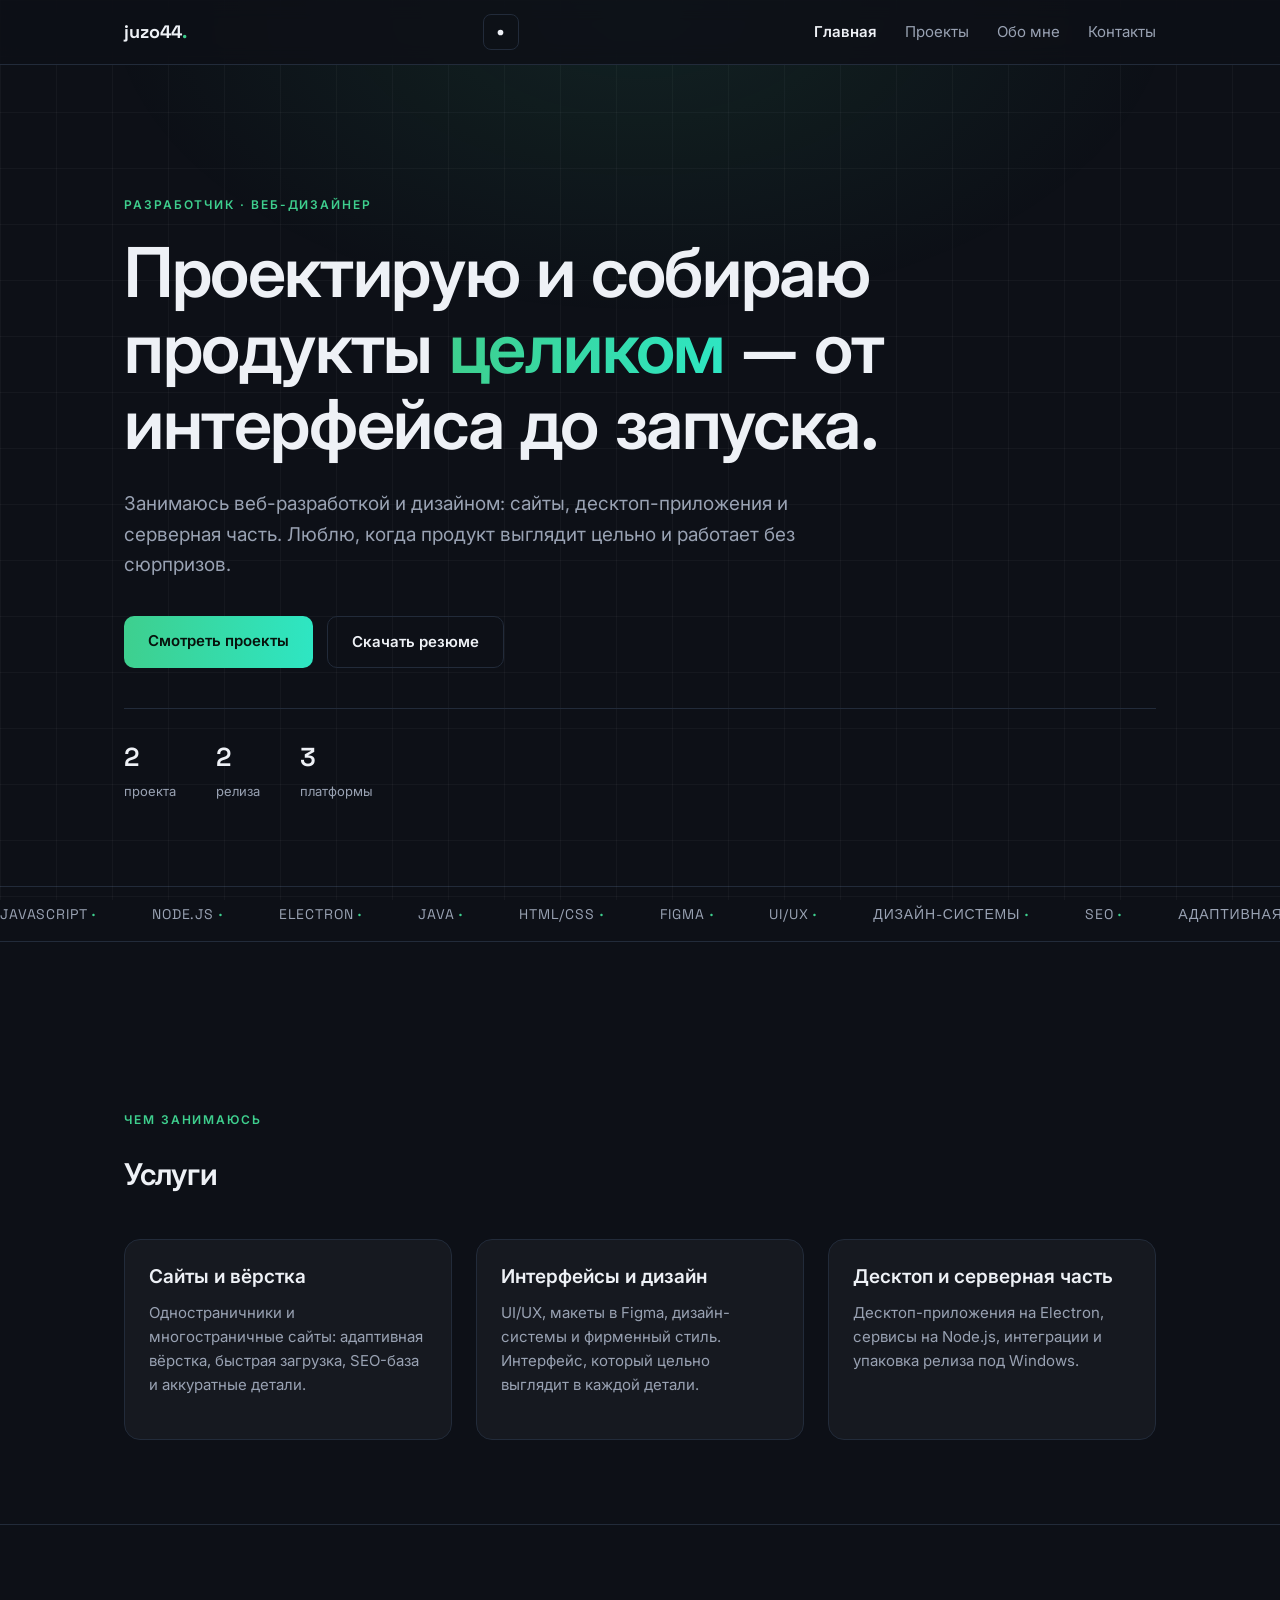
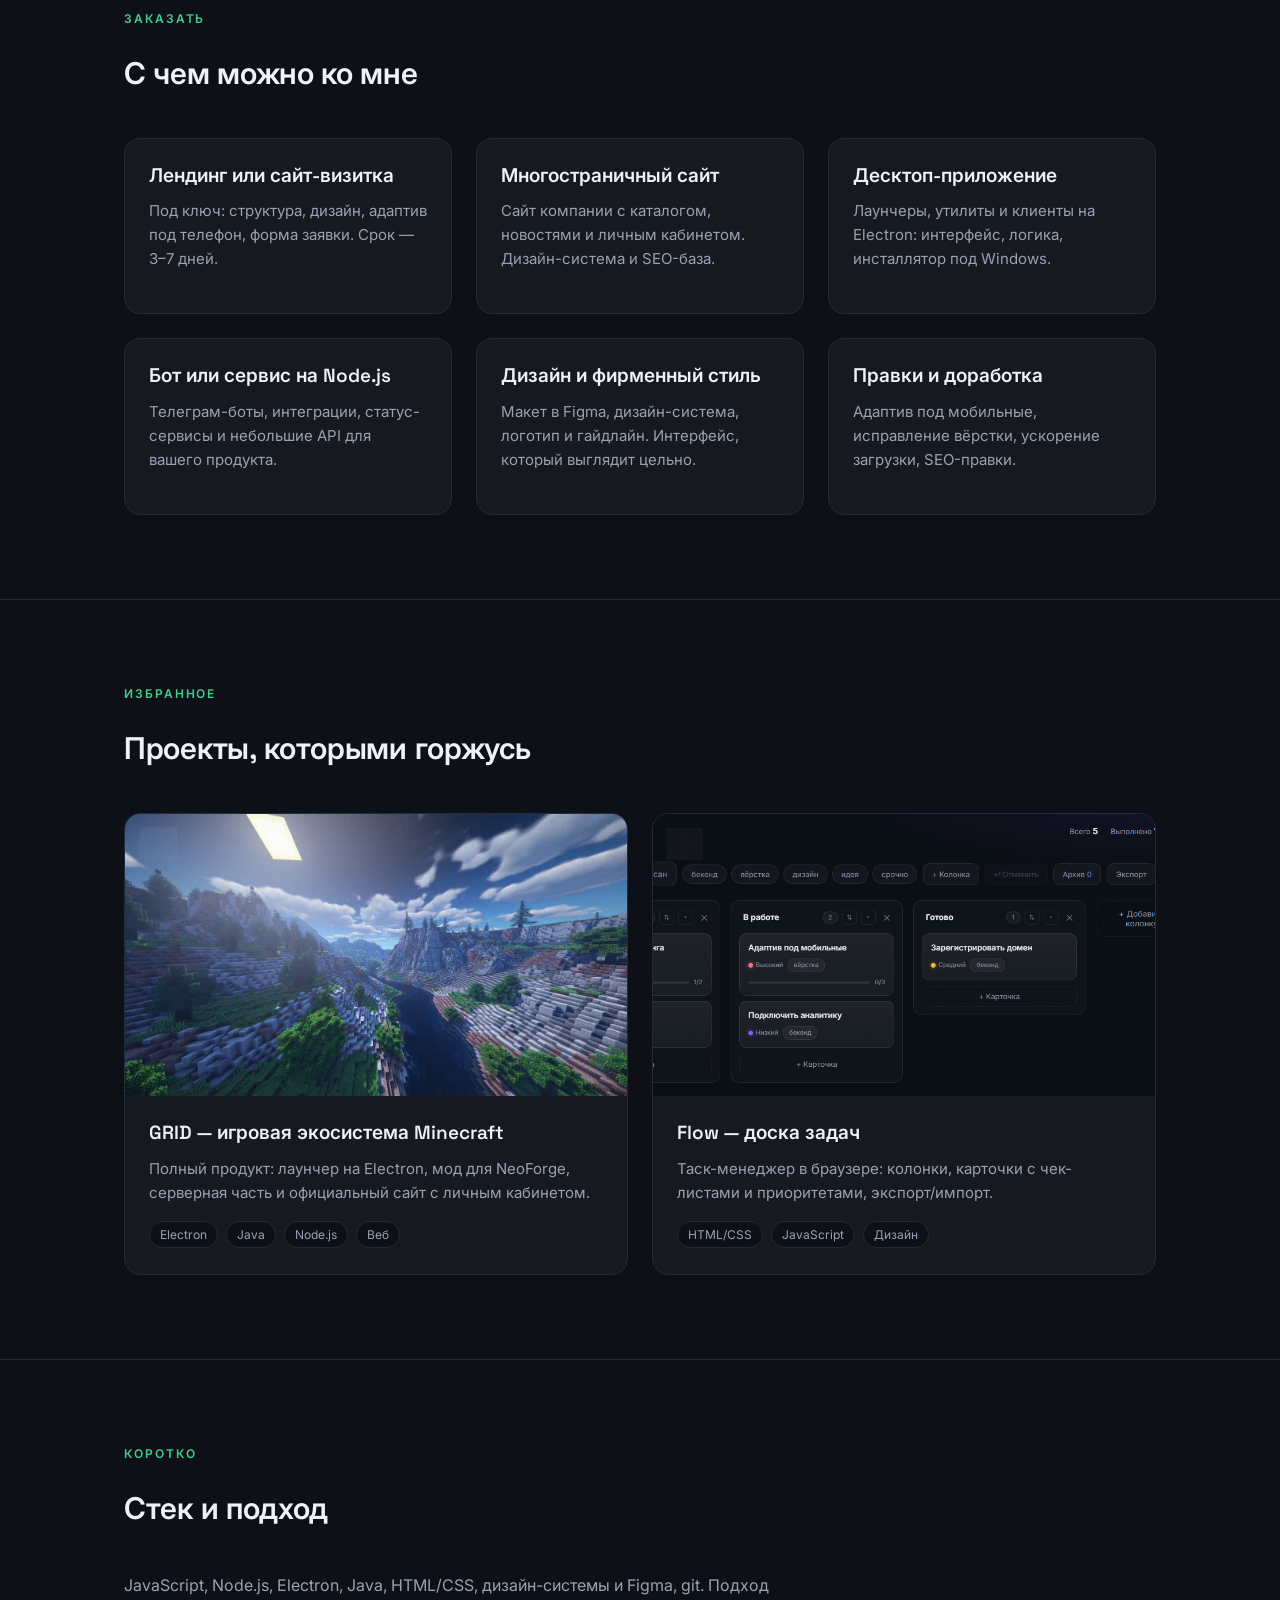
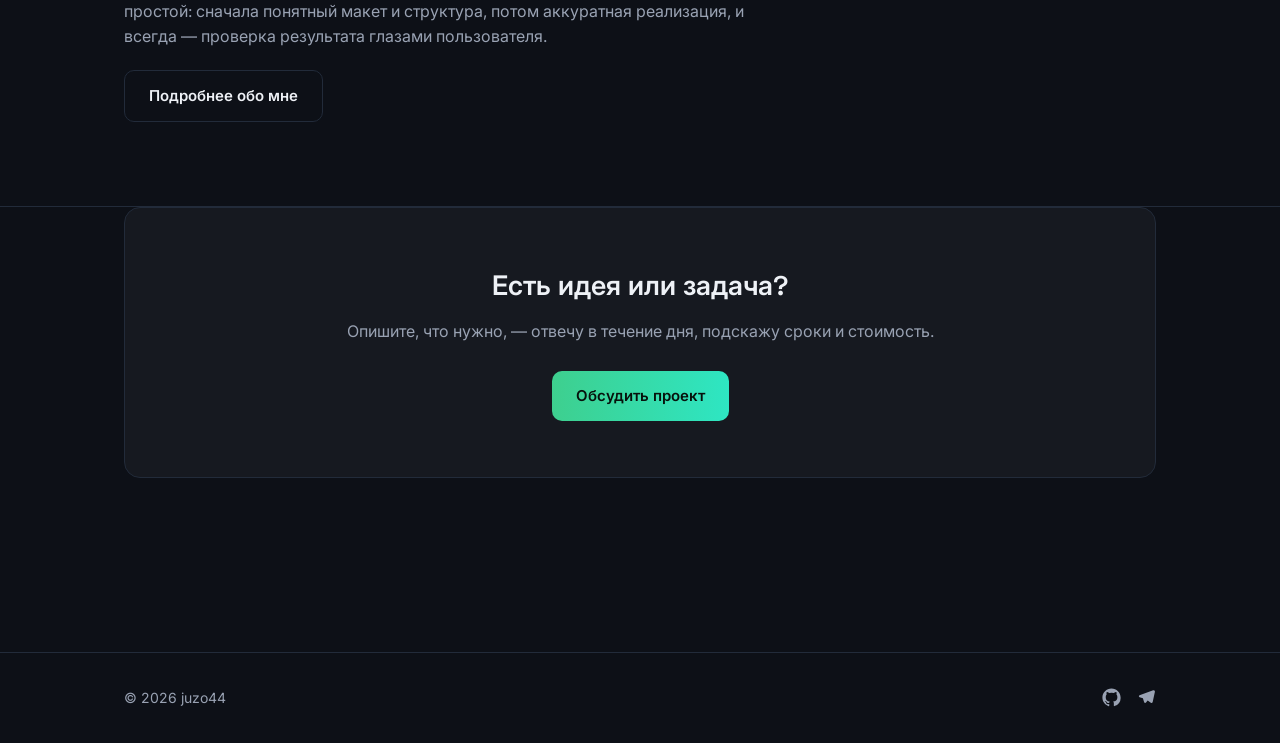
<file: index.html>
﻿<!DOCTYPE html>
<html lang="ru">
<head>
  <meta charset="UTF-8">
  <meta name="viewport" content="width=device-width, initial-scale=1.0">
  <title>juzo44 — разработчик и веб-дизайнер</title>
  <meta name="description" content="Портфолио веб-разработчика и дизайнера: десктоп-приложения, веб-сайты, backend.">
  <meta property="og:title" content="juzo44 — разработчик и веб-дизайнер">
  <meta property="og:description" content="Портфолио веб-разработчика и дизайнера: десктоп-приложения, веб-сайты, backend.">
  <meta property="og:type" content="website">
  <meta property="og:image" content="assets/img/launcher.jpg">
  <link rel="icon" type="image/svg+xml" href="assets/favicon.svg">
  <link rel="preconnect" href="https://fonts.googleapis.com">
  <link rel="preconnect" href="https://fonts.gstatic.com" crossorigin>
  <link href="https://fonts.googleapis.com/css2?family=Inter:wght@400;500;600;700&family=Space+Grotesk:wght@500;600;700&display=swap" rel="stylesheet">
  <link rel="stylesheet" href="assets/style.css">
</head>
<body>
  <header class="site-header">
    <div class="container header-inner">
      <a class="brand" href="index.html">juzo44<span>.</span></a>
      <div class="header-actions">
        <button class="theme-toggle" id="themeToggle" aria-label="Переключить тему">
          <svg class="icon-moon" viewBox="0 0 24 24"><path d="M21 12.79A9 9 0 1 1 11.21 3 7 7 0 0 0 21 12.79z"/></svg>
          <svg class="icon-sun" viewBox="0 0 24 24"><circle cx="12" cy="12" r="4"/><path d="M12 2v2M12 20v2M4.93 4.93l1.41 1.41M17.66 17.66l1.41 1.41M2 12h2M20 12h2M6.34 17.66l-1.41 1.41M19.07 4.93l-1.41 1.41"/></svg>
        </button>
        <button class="nav-toggle" aria-label="Меню">☰</button>
      </div>
      <nav class="nav">
        <a href="index.html">Главная</a>
        <a href="projects.html">Проекты</a>
        <a href="about.html">Обо мне</a>
        <a href="contact.html">Контакты</a>
      </nav>
    </div>
  </header>

  <main>
    <section class="hero">
      <div class="container">
        <p class="eyebrow">Разработчик · Веб-дизайнер</p>
        <h1>Проектирую и собираю продукты <span class="grad">целиком</span> — от интерфейса до запуска.</h1>
        <p class="lead">Занимаюсь веб-разработкой и дизайном: сайты, десктоп-приложения и серверная часть. Люблю, когда продукт выглядит цельно и работает без сюрпризов.</p>
        <div class="hero-actions">
          <a class="btn btn-primary" href="projects.html">Смотреть проекты</a>
          <a class="btn btn-outline" href="resume.html">Скачать резюме</a>
        </div>
        <div class="hero-stats">
          <div><div class="num" data-count="2">0</div><div class="lbl">проекта</div></div>
          <div><div class="num" data-count="2">0</div><div class="lbl">релиза</div></div>
          <div><div class="num" data-count="3">0</div><div class="lbl">платформы</div></div>
        </div>
      </div>
    </section>

    <div class="marquee" aria-hidden="true">
      <div class="marquee-track">
        <span>JavaScript <b>·</b></span><span>Node.js <b>·</b></span><span>Electron <b>·</b></span><span>Java <b>·</b></span><span>HTML/CSS <b>·</b></span><span>Figma <b>·</b></span><span>UI/UX <b>·</b></span><span>Дизайн-системы <b>·</b></span><span>SEO <b>·</b></span><span>Адаптивная вёрстка <b>·</b></span>
        <span>JavaScript <b>·</b></span><span>Node.js <b>·</b></span><span>Electron <b>·</b></span><span>Java <b>·</b></span><span>HTML/CSS <b>·</b></span><span>Figma <b>·</b></span><span>UI/UX <b>·</b></span><span>Дизайн-системы <b>·</b></span><span>SEO <b>·</b></span><span>Адаптивная вёрстка <b>·</b></span>
      </div>
    </div>

    <section class="section">
      <div class="container">
        <div class="section-head">
          <p class="eyebrow">Чем занимаюсь</p>
          <h2>Услуги</h2>
        </div>
        <div class="grid">
          <div class="card" style="cursor:default;">
            <div class="card-body">
              <h3>Сайты и вёрстка</h3>
              <p>Одностраничники и многостраничные сайты: адаптивная вёрстка, быстрая загрузка, SEO-база и аккуратные детали.</p>
            </div>
          </div>
          <div class="card" style="cursor:default;">
            <div class="card-body">
              <h3>Интерфейсы и дизайн</h3>
              <p>UI/UX, макеты в Figma, дизайн-системы и фирменный стиль. Интерфейс, который цельно выглядит в каждой детали.</p>
            </div>
          </div>
          <div class="card" style="cursor:default;">
            <div class="card-body">
              <h3>Десктоп и серверная часть</h3>
              <p>Десктоп-приложения на Electron, сервисы на Node.js, интеграции и упаковка релиза под Windows.</p>
            </div>
          </div>
        </div>
      </div>
    </section>

    <section class="section">
      <div class="container">
        <div class="section-head">
          <p class="eyebrow">Заказать</p>
          <h2>С чем можно ко мне</h2>
        </div>
        <div class="grid">
          <div class="card" style="cursor:default;">
            <div class="card-body">
              <h3>Лендинг или сайт-визитка</h3>
              <p>Под ключ: структура, дизайн, адаптив под телефон, форма заявки. Срок — 3–7 дней.</p>
            </div>
          </div>
          <div class="card" style="cursor:default;">
            <div class="card-body">
              <h3>Многостраничный сайт</h3>
              <p>Сайт компании с каталогом, новостями и личным кабинетом. Дизайн-система и SEO-база.</p>
            </div>
          </div>
          <div class="card" style="cursor:default;">
            <div class="card-body">
              <h3>Десктоп-приложение</h3>
              <p>Лаунчеры, утилиты и клиенты на Electron: интерфейс, логика, инсталлятор под Windows.</p>
            </div>
          </div>
          <div class="card" style="cursor:default;">
            <div class="card-body">
              <h3>Бот или сервис на Node.js</h3>
              <p>Телеграм-боты, интеграции, статус-сервисы и небольшие API для вашего продукта.</p>
            </div>
          </div>
          <div class="card" style="cursor:default;">
            <div class="card-body">
              <h3>Дизайн и фирменный стиль</h3>
              <p>Макет в Figma, дизайн-система, логотип и гайдлайн. Интерфейс, который выглядит цельно.</p>
            </div>
          </div>
          <div class="card" style="cursor:default;">
            <div class="card-body">
              <h3>Правки и доработка</h3>
              <p>Адаптив под мобильные, исправление вёрстки, ускорение загрузки, SEO-правки.</p>
            </div>
          </div>
        </div>
      </div>
    </section>

    <section class="section">
      <div class="container">
        <div class="section-head">
          <p class="eyebrow">Избранное</p>
          <h2>Проекты, которыми горжусь</h2>
        </div>
        <div class="grid">
          <a class="card" href="projects/website.html">
            <img loading="lazy" src="assets/img/launcher.jpg" alt="GRID — игровая экосистема">
            <div class="card-body">
              <h3>GRID — игровая экосистема Minecraft</h3>
              <p>Полный продукт: лаунчер на Electron, мод для NeoForge, серверная часть и официальный сайт с личным кабинетом.</p>
              <div class="tags">
                <span class="tag">Electron</span><span class="tag">Java</span><span class="tag">Node.js</span><span class="tag">Веб</span>
              </div>
            </div>
          </a>
          <a class="card" href="https://flow-juzo.netlify.app" target="_blank" rel="noopener">
            <img loading="lazy" src="assets/img/flow.jpg" alt="Flow — доска задач">
            <div class="card-body">
              <h3>Flow — доска задач</h3>
              <p>Таск-менеджер в браузере: колонки, карточки с чек-листами и приоритетами, экспорт/импорт.</p>
              <div class="tags">
                <span class="tag">HTML/CSS</span><span class="tag">JavaScript</span><span class="tag">Дизайн</span>
              </div>
            </div>
          </a>
        </div>
      </div>
    </section>

    <section class="section">
      <div class="container">
        <div class="section-head">
          <p class="eyebrow">Коротко</p>
          <h2>Стек и подход</h2>
        </div>
        <p class="prose" style="color:var(--muted); max-width:42em;">JavaScript, Node.js, Electron, Java, HTML/CSS, дизайн-системы и Figma, git. Подход простой: сначала понятный макет и структура, потом аккуратная реализация, и всегда — проверка результата глазами пользователя.</p>
        <p style="margin-top:20px;"><a class="btn btn-outline" href="about.html">Подробнее обо мне</a></p>
      </div>
    </section>

    <section class="section" style="padding-top:0;">
      <div class="container">
        <div class="cta-block">
          <h2>Есть идея или задача?</h2>
          <p>Опишите, что нужно, — отвечу в течение дня, подскажу сроки и стоимость.</p>
          <a class="btn btn-primary" href="contact.html">Обсудить проект</a>
        </div>
      </div>
    </section>
  </main>

  <footer class="site-footer">
    <div class="container footer-inner">
      <span>© <span data-year></span> juzo44</span>
      <div class="socials"><a href="https://github.com/juzo44" aria-label="GitHub"><svg viewBox="0 0 24 24"><path d="M12 .5C5.65.5.5 5.65.5 12c0 5.08 3.29 9.39 7.86 10.91.58.11.79-.25.79-.56v-2c-3.2.7-3.87-1.54-3.87-1.54-.53-1.33-1.28-1.69-1.28-1.69-1.05-.72.08-.7.08-.7 1.16.08 1.77 1.19 1.77 1.19 1.03 1.77 2.7 1.26 3.36.96.1-.75.4-1.26.73-1.55-2.55-.29-5.23-1.28-5.23-5.68 0-1.26.45-2.28 1.19-3.09-.12-.29-.52-1.46.11-3.05 0 0 .97-.31 3.17 1.18a11.1 11.1 0 0 1 5.77 0c2.2-1.49 3.16-1.18 3.16-1.18.63 1.59.24 2.76.12 3.05.74.81 1.19 1.83 1.19 3.09 0 4.41-2.69 5.38-5.25 5.67.41.36.78 1.06.78 2.14v3.17c0 .31.21.67.8.56A10.52 10.52 0 0 0 23.5 12C23.5 5.65 18.35.5 12 .5z"/></svg></a><a href="https://t.me/juzoxll44" aria-label="Telegram"><svg viewBox="0 0 24 24"><path d="M21.94 3.3a1.5 1.5 0 0 0-1.53-.34L3.2 9.23c-1.16.45-1.1 2.13.1 2.5l4.16 1.29 1.57 5.01c.33 1.07 1.72 1.3 2.38.4l2.05-2.76 3.99 2.93c.88.64 2.12.21 2.37-.85l2.74-12.77a1.5 1.5 0 0 0-.62-1.68z"/></svg></a></div>
    </div>
  </footer>

  <script src="assets/js/main.js"></script>
</body>
</html>
</file>
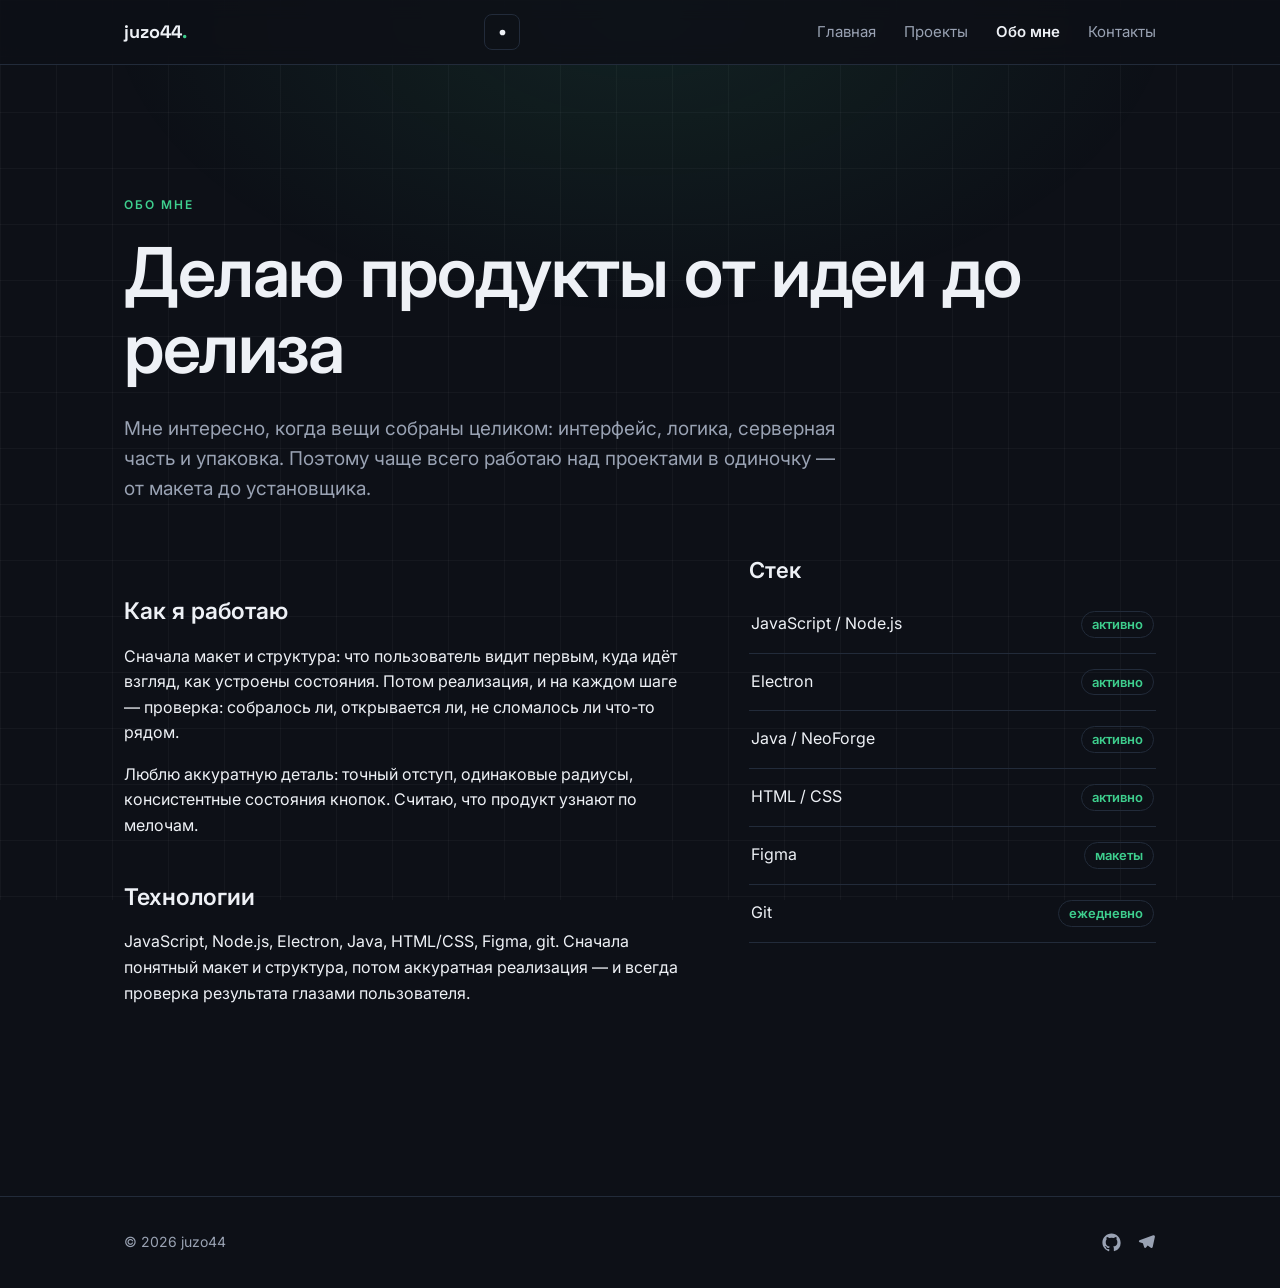
<file: about.html>
﻿<!DOCTYPE html>
<html lang="ru">
<head>
  <meta charset="UTF-8">
  <meta name="viewport" content="width=device-width, initial-scale=1.0">
  <title>Обо мне — juzo44</title>
  <link rel="preconnect" href="https://fonts.googleapis.com">
  <link rel="preconnect" href="https://fonts.gstatic.com" crossorigin>
  <link href="https://fonts.googleapis.com/css2?family=Inter:wght@400;500;600;700&family=Space+Grotesk:wght@500;600;700&display=swap" rel="stylesheet">
  <link rel="icon" type="image/svg+xml" href="assets/favicon.svg">
<link rel="stylesheet" href="assets/style.css">
</head>
<body>
  <header class="site-header">
    <div class="container header-inner">
      <a class="brand" href="index.html">juzo44<span>.</span></a>
      <div class="header-actions">
        <button class="theme-toggle" id="themeToggle" aria-label="Переключить тему">
          <svg class="icon-moon" viewBox="0 0 24 24"><path d="M21 12.79A9 9 0 1 1 11.21 3 7 7 0 0 0 21 12.79z"/></svg>
          <svg class="icon-sun" viewBox="0 0 24 24"><circle cx="12" cy="12" r="4"/><path d="M12 2v2M12 20v2M4.93 4.93l1.41 1.41M17.66 17.66l1.41 1.41M2 12h2M20 12h2M6.34 17.66l-1.41 1.41M19.07 4.93l-1.41 1.41"/></svg>
        </button>
        <button class="nav-toggle" aria-label="Меню">☰</button>
      </div>
      <nav class="nav">
        <a href="index.html">Главная</a>
        <a href="projects.html">Проекты</a>
        <a href="about.html">Обо мне</a>
        <a href="contact.html">Контакты</a>
      </nav>
    </div>
  </header>

  <main>
    <section class="hero" style="padding-bottom:48px;">
      <div class="container">
        <p class="eyebrow">Обо мне</p>
        <h1>Делаю продукты от идеи до релиза</h1>
        <p class="lead">Мне интересно, когда вещи собраны целиком: интерфейс, логика, серверная часть и упаковка. Поэтому чаще всего работаю над проектами в одиночку — от макета до установщика.</p>
      </div>
    </section>

    <section class="section" style="padding-top:0;">
      <div class="container">
        <div class="about-row">
          <div class="prose">
            <h2>Как я работаю</h2>
            <p>Сначала макет и структура: что пользователь видит первым, куда идёт взгляд, как устроены состояния. Потом реализация, и на каждом шаге — проверка: собралось ли, открывается ли, не сломалось ли что-то рядом.</p>
            <p>Люблю аккуратную деталь: точный отступ, одинаковые радиусы, консистентные состояния кнопок. Считаю, что продукт узнают по мелочам.</p>
            <h2>Технологии</h2>
            <p>JavaScript, Node.js, Electron, Java, HTML/CSS, Figma, git. Сначала понятный макет и структура, потом аккуратная реализация — и всегда проверка результата глазами пользователя.</p>
          </div>
          <div>
            <h2 style="font-size:22px; margin-bottom:8px;">Стек</h2>
            <ul class="skill-list">
              <li><span>JavaScript / Node.js</span><span class="lv">активно</span></li>
              <li><span>Electron</span><span class="lv">активно</span></li>
              <li><span>Java / NeoForge</span><span class="lv">активно</span></li>
              <li><span>HTML / CSS</span><span class="lv">активно</span></li>
              <li><span>Figma</span><span class="lv">макеты</span></li>
              <li><span>Git</span><span class="lv">ежедневно</span></li>
            </ul>
          </div>
        </div>
      </div>
    </section>
  </main>

  <footer class="site-footer">
    <div class="container footer-inner">
      <span>© <span data-year></span> juzo44</span>
      <div class="socials"><a href="https://github.com/juzo44" aria-label="GitHub"><svg viewBox="0 0 24 24"><path d="M12 .5C5.65.5.5 5.65.5 12c0 5.08 3.29 9.39 7.86 10.91.58.11.79-.25.79-.56v-2c-3.2.7-3.87-1.54-3.87-1.54-.53-1.33-1.28-1.69-1.28-1.69-1.05-.72.08-.7.08-.7 1.16.08 1.77 1.19 1.77 1.19 1.03 1.77 2.7 1.26 3.36.96.1-.75.4-1.26.73-1.55-2.55-.29-5.23-1.28-5.23-5.68 0-1.26.45-2.28 1.19-3.09-.12-.29-.52-1.46.11-3.05 0 0 .97-.31 3.17 1.18a11.1 11.1 0 0 1 5.77 0c2.2-1.49 3.16-1.18 3.16-1.18.63 1.59.24 2.76.12 3.05.74.81 1.19 1.83 1.19 3.09 0 4.41-2.69 5.38-5.25 5.67.41.36.78 1.06.78 2.14v3.17c0 .31.21.67.8.56A10.52 10.52 0 0 0 23.5 12C23.5 5.65 18.35.5 12 .5z"/></svg></a><a href="https://t.me/juzoxll44" aria-label="Telegram"><svg viewBox="0 0 24 24"><path d="M21.94 3.3a1.5 1.5 0 0 0-1.53-.34L3.2 9.23c-1.16.45-1.1 2.13.1 2.5l4.16 1.29 1.57 5.01c.33 1.07 1.72 1.3 2.38.4l2.05-2.76 3.99 2.93c.88.64 2.12.21 2.37-.85l2.74-12.77a1.5 1.5 0 0 0-.62-1.68z"/></svg></a></div>
    </div>
  </footer>

  <script src="assets/js/main.js"></script>
</body>
</html>
</file>
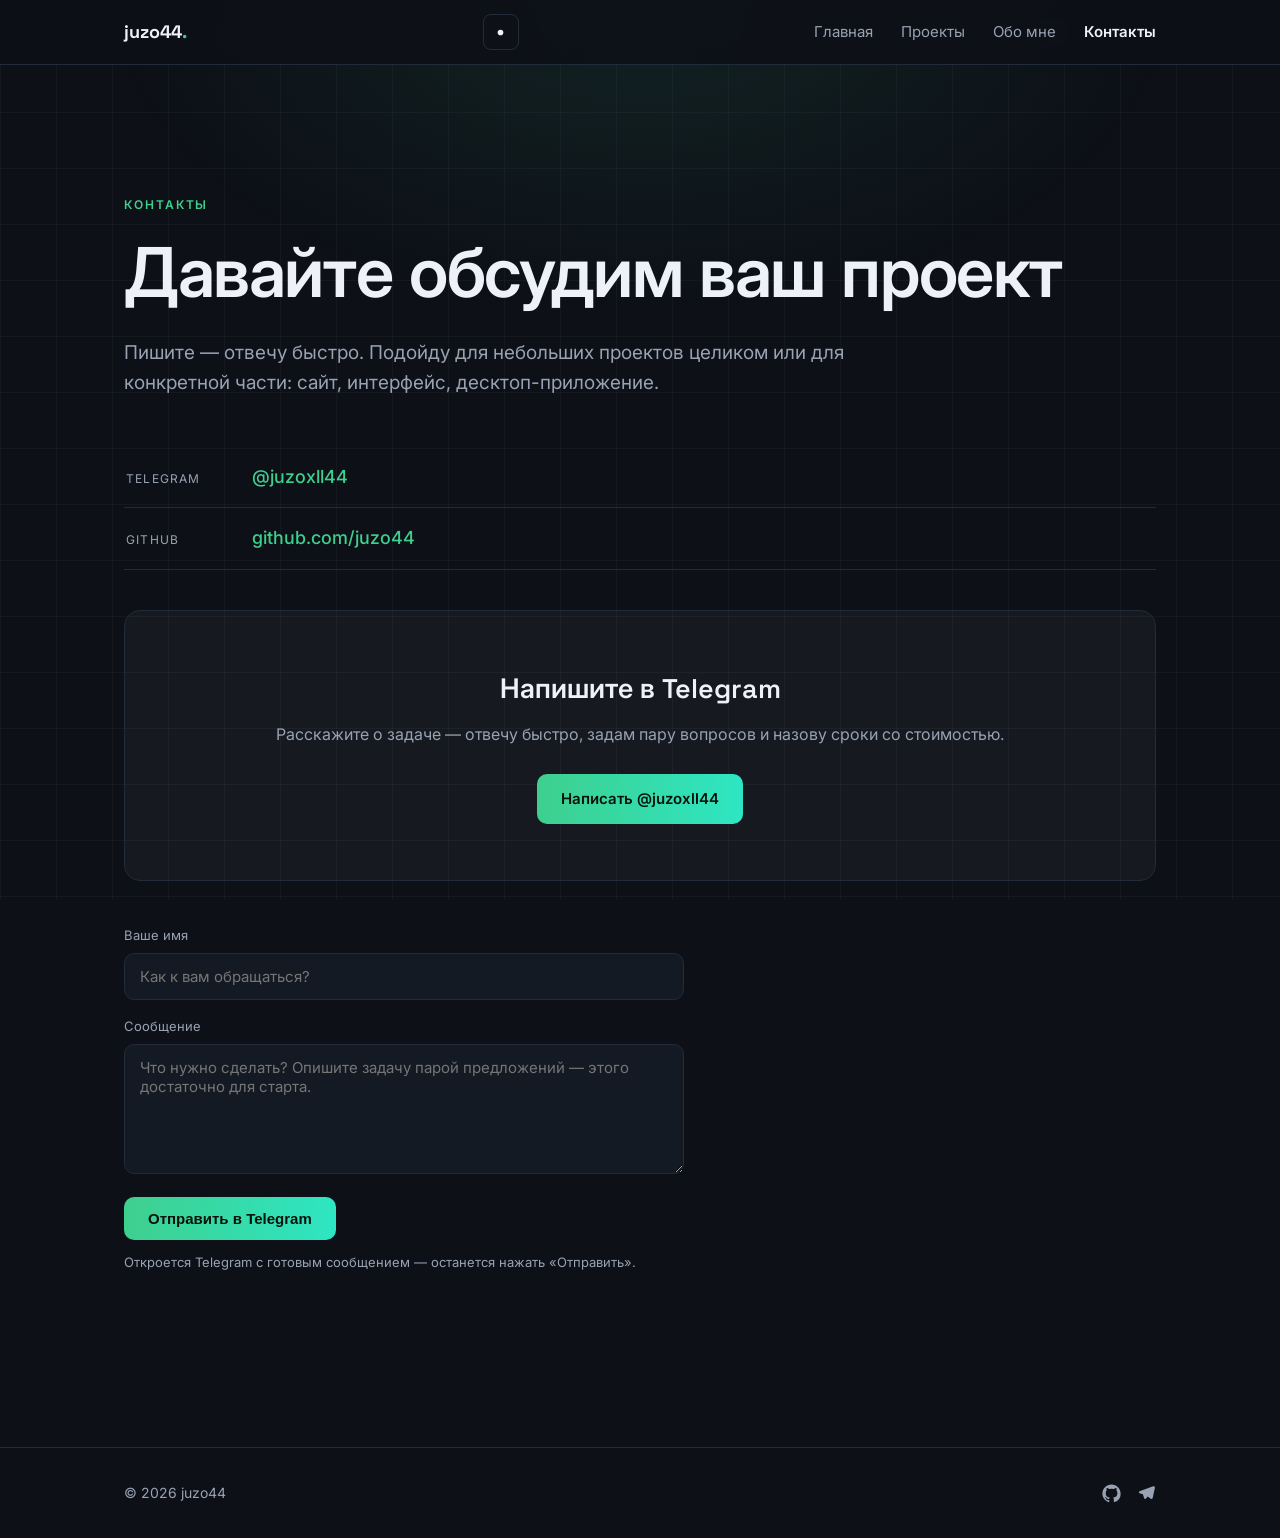
<file: contact.html>
﻿<!DOCTYPE html>
<html lang="ru">
<head>
  <meta charset="UTF-8">
  <meta name="viewport" content="width=device-width, initial-scale=1.0">
  <title>Контакты — juzo44</title>
  <link rel="preconnect" href="https://fonts.googleapis.com">
  <link rel="preconnect" href="https://fonts.gstatic.com" crossorigin>
  <link href="https://fonts.googleapis.com/css2?family=Inter:wght@400;500;600;700&family=Space+Grotesk:wght@500;600;700&display=swap" rel="stylesheet">
  <link rel="icon" type="image/svg+xml" href="assets/favicon.svg">
<link rel="stylesheet" href="assets/style.css">
</head>
<body>
  <header class="site-header">
    <div class="container header-inner">
      <a class="brand" href="index.html">juzo44<span>.</span></a>
      <div class="header-actions">
        <button class="theme-toggle" id="themeToggle" aria-label="Переключить тему">
          <svg class="icon-moon" viewBox="0 0 24 24"><path d="M21 12.79A9 9 0 1 1 11.21 3 7 7 0 0 0 21 12.79z"/></svg>
          <svg class="icon-sun" viewBox="0 0 24 24"><circle cx="12" cy="12" r="4"/><path d="M12 2v2M12 20v2M4.93 4.93l1.41 1.41M17.66 17.66l1.41 1.41M2 12h2M20 12h2M6.34 17.66l-1.41 1.41M19.07 4.93l-1.41 1.41"/></svg>
        </button>
        <button class="nav-toggle" aria-label="Меню">☰</button>
      </div>
      <nav class="nav">
        <a href="index.html">Главная</a>
        <a href="projects.html">Проекты</a>
        <a href="about.html">Обо мне</a>
        <a href="contact.html">Контакты</a>
      </nav>
    </div>
  </header>

  <main>
    <section class="hero" style="padding-bottom:48px;">
      <div class="container">
        <p class="eyebrow">Контакты</p>
        <h1>Давайте обсудим ваш проект</h1>
        <p class="lead">Пишите — отвечу быстро. Подойду для небольших проектов целиком или для конкретной части: сайт, интерфейс, десктоп-приложение.</p>
      </div>
    </section>

    <section class="section" style="padding-top:0;">
      <div class="container">
        <ul class="contact-list">
          <li>
            <span class="lbl">Telegram</span>
            <a href="https://t.me/juzoxll44">@juzoxll44</a>
          </li>
          <li>
            <span class="lbl">GitHub</span>
            <a href="https://github.com/juzo44">github.com/juzo44</a>
          </li>
        </ul>
        <div class="cta-block" style="margin-top:40px;">
          <h2>Напишите в Telegram</h2>
          <p>Расскажите о задаче — отвечу быстро, задам пару вопросов и назову сроки со стоимостью.</p>
          <a class="btn btn-primary" href="https://t.me/juzoxll44">Написать @juzoxll44</a>
        </div>

        <form class="contact-form" id="contactForm">
          <div class="field">
            <label for="cfName">Ваше имя</label>
            <input id="cfName" type="text" placeholder="Как к вам обращаться?" autocomplete="name" maxlength="60">
          </div>
          <div class="field">
            <label for="cfMsg">Сообщение</label>
            <textarea id="cfMsg" placeholder="Что нужно сделать? Опишите задачу парой предложений — этого достаточно для старта." required></textarea>
          </div>
          <button class="btn btn-primary" type="submit">Отправить в Telegram</button>
          <p class="form-note">Откроется Telegram с готовым сообщением — останется нажать «Отправить».</p>
        </form>
      </div>
    </section>
  </main>

  <footer class="site-footer">
    <div class="container footer-inner">
      <span>© <span data-year></span> juzo44</span>
      <div class="socials"><a href="https://github.com/juzo44" aria-label="GitHub"><svg viewBox="0 0 24 24"><path d="M12 .5C5.65.5.5 5.65.5 12c0 5.08 3.29 9.39 7.86 10.91.58.11.79-.25.79-.56v-2c-3.2.7-3.87-1.54-3.87-1.54-.53-1.33-1.28-1.69-1.28-1.69-1.05-.72.08-.7.08-.7 1.16.08 1.77 1.19 1.77 1.19 1.03 1.77 2.7 1.26 3.36.96.1-.75.4-1.26.73-1.55-2.55-.29-5.23-1.28-5.23-5.68 0-1.26.45-2.28 1.19-3.09-.12-.29-.52-1.46.11-3.05 0 0 .97-.31 3.17 1.18a11.1 11.1 0 0 1 5.77 0c2.2-1.49 3.16-1.18 3.16-1.18.63 1.59.24 2.76.12 3.05.74.81 1.19 1.83 1.19 3.09 0 4.41-2.69 5.38-5.25 5.67.41.36.78 1.06.78 2.14v3.17c0 .31.21.67.8.56A10.52 10.52 0 0 0 23.5 12C23.5 5.65 18.35.5 12 .5z"/></svg></a><a href="https://t.me/juzoxll44" aria-label="Telegram"><svg viewBox="0 0 24 24"><path d="M21.94 3.3a1.5 1.5 0 0 0-1.53-.34L3.2 9.23c-1.16.45-1.1 2.13.1 2.5l4.16 1.29 1.57 5.01c.33 1.07 1.72 1.3 2.38.4l2.05-2.76 3.99 2.93c.88.64 2.12.21 2.37-.85l2.74-12.77a1.5 1.5 0 0 0-.62-1.68z"/></svg></a></div>
    </div>
  </footer>

  <script src="assets/js/main.js"></script>
</body>
</html>
</file>
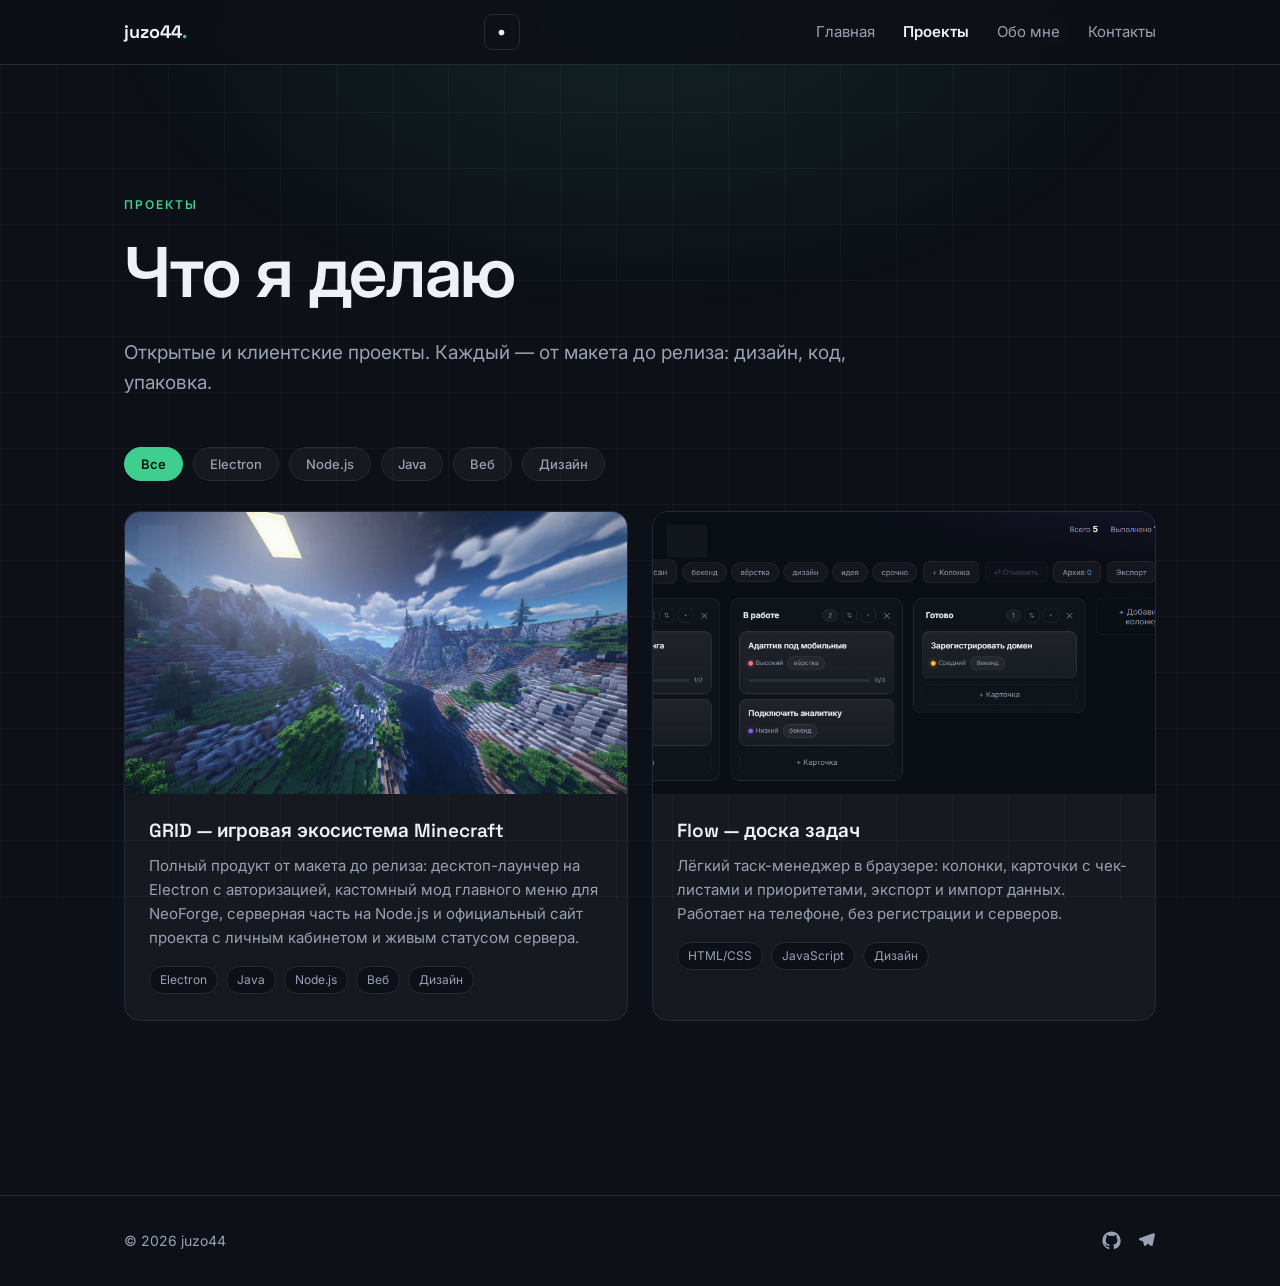
<file: projects.html>
﻿<!DOCTYPE html>
<html lang="ru">
<head>
  <meta charset="UTF-8">
  <meta name="viewport" content="width=device-width, initial-scale=1.0">
  <title>Проекты — juzo44</title>
  <link rel="preconnect" href="https://fonts.googleapis.com">
  <link rel="preconnect" href="https://fonts.gstatic.com" crossorigin>
  <link href="https://fonts.googleapis.com/css2?family=Inter:wght@400;500;600;700&family=Space+Grotesk:wght@500;600;700&display=swap" rel="stylesheet">
  <link rel="icon" type="image/svg+xml" href="assets/favicon.svg">
<link rel="stylesheet" href="assets/style.css">
</head>
<body>
  <header class="site-header">
    <div class="container header-inner">
      <a class="brand" href="index.html">juzo44<span>.</span></a>
      <div class="header-actions">
        <button class="theme-toggle" id="themeToggle" aria-label="Переключить тему">
          <svg class="icon-moon" viewBox="0 0 24 24"><path d="M21 12.79A9 9 0 1 1 11.21 3 7 7 0 0 0 21 12.79z"/></svg>
          <svg class="icon-sun" viewBox="0 0 24 24"><circle cx="12" cy="12" r="4"/><path d="M12 2v2M12 20v2M4.93 4.93l1.41 1.41M17.66 17.66l1.41 1.41M2 12h2M20 12h2M6.34 17.66l-1.41 1.41M19.07 4.93l-1.41 1.41"/></svg>
        </button>
        <button class="nav-toggle" aria-label="Меню">☰</button>
      </div>
      <nav class="nav">
        <a href="index.html">Главная</a>
        <a href="projects.html">Проекты</a>
        <a href="about.html">Обо мне</a>
        <a href="contact.html">Контакты</a>
      </nav>
    </div>
  </header>

  <main>
    <section class="hero" style="padding-bottom:48px;">
      <div class="container">
        <p class="eyebrow">Проекты</p>
        <h1>Что я делаю</h1>
        <p class="lead">Открытые и клиентские проекты. Каждый — от макета до релиза: дизайн, код, упаковка.</p>
      </div>
    </section>

    <section class="section" style="padding-top:0;">
      <div class="container">
        <div class="filters">
          <button class="chip on" data-filter="all">Все</button>
          <button class="chip" data-filter="electron">Electron</button>
          <button class="chip" data-filter="node">Node.js</button>
          <button class="chip" data-filter="java">Java</button>
          <button class="chip" data-filter="web">Веб</button>
          <button class="chip" data-filter="design">Дизайн</button>
        </div>
        <div class="grid">
          <a class="card" data-tags="electron,node,java,web,design" href="projects/website.html">
            <img loading="lazy" src="assets/img/launcher.jpg" alt="GRID — игровая экосистема">
            <div class="card-body">
              <h3>GRID — игровая экосистема Minecraft</h3>
              <p>Полный продукт от макета до релиза: десктоп-лаунчер на Electron с авторизацией, кастомный мод главного меню для NeoForge, серверная часть на Node.js и официальный сайт проекта с личным кабинетом и живым статусом сервера.</p>
              <div class="tags"><span class="tag">Electron</span><span class="tag">Java</span><span class="tag">Node.js</span><span class="tag">Веб</span><span class="tag">Дизайн</span></div>
            </div>
          </a>
          <a class="card" data-tags="web,design" href="https://flow-juzo.netlify.app" target="_blank" rel="noopener">
            <img loading="lazy" src="assets/img/flow.jpg" alt="Flow — доска задач">
            <div class="card-body">
              <h3>Flow — доска задач</h3>
              <p>Лёгкий таск-менеджер в браузере: колонки, карточки с чек-листами и приоритетами, экспорт и импорт данных. Работает на телефоне, без регистрации и серверов.</p>
              <div class="tags"><span class="tag">HTML/CSS</span><span class="tag">JavaScript</span><span class="tag">Дизайн</span></div>
            </div>
          </a>
        </div>
      </div>
    </section>
  </main>

  <footer class="site-footer">
    <div class="container footer-inner">
      <span>© <span data-year></span> juzo44</span>
      <div class="socials"><a href="https://github.com/juzo44" aria-label="GitHub"><svg viewBox="0 0 24 24"><path d="M12 .5C5.65.5.5 5.65.5 12c0 5.08 3.29 9.39 7.86 10.91.58.11.79-.25.79-.56v-2c-3.2.7-3.87-1.54-3.87-1.54-.53-1.33-1.28-1.69-1.28-1.69-1.05-.72.08-.7.08-.7 1.16.08 1.77 1.19 1.77 1.19 1.03 1.77 2.7 1.26 3.36.96.1-.75.4-1.26.73-1.55-2.55-.29-5.23-1.28-5.23-5.68 0-1.26.45-2.28 1.19-3.09-.12-.29-.52-1.46.11-3.05 0 0 .97-.31 3.17 1.18a11.1 11.1 0 0 1 5.77 0c2.2-1.49 3.16-1.18 3.16-1.18.63 1.59.24 2.76.12 3.05.74.81 1.19 1.83 1.19 3.09 0 4.41-2.69 5.38-5.25 5.67.41.36.78 1.06.78 2.14v3.17c0 .31.21.67.8.56A10.52 10.52 0 0 0 23.5 12C23.5 5.65 18.35.5 12 .5z"/></svg></a><a href="https://t.me/juzoxll44" aria-label="Telegram"><svg viewBox="0 0 24 24"><path d="M21.94 3.3a1.5 1.5 0 0 0-1.53-.34L3.2 9.23c-1.16.45-1.1 2.13.1 2.5l4.16 1.29 1.57 5.01c.33 1.07 1.72 1.3 2.38.4l2.05-2.76 3.99 2.93c.88.64 2.12.21 2.37-.85l2.74-12.77a1.5 1.5 0 0 0-.62-1.68z"/></svg></a></div>
    </div>
  </footer>

  <script src="assets/js/main.js"></script>
</body>
</html>
</file>
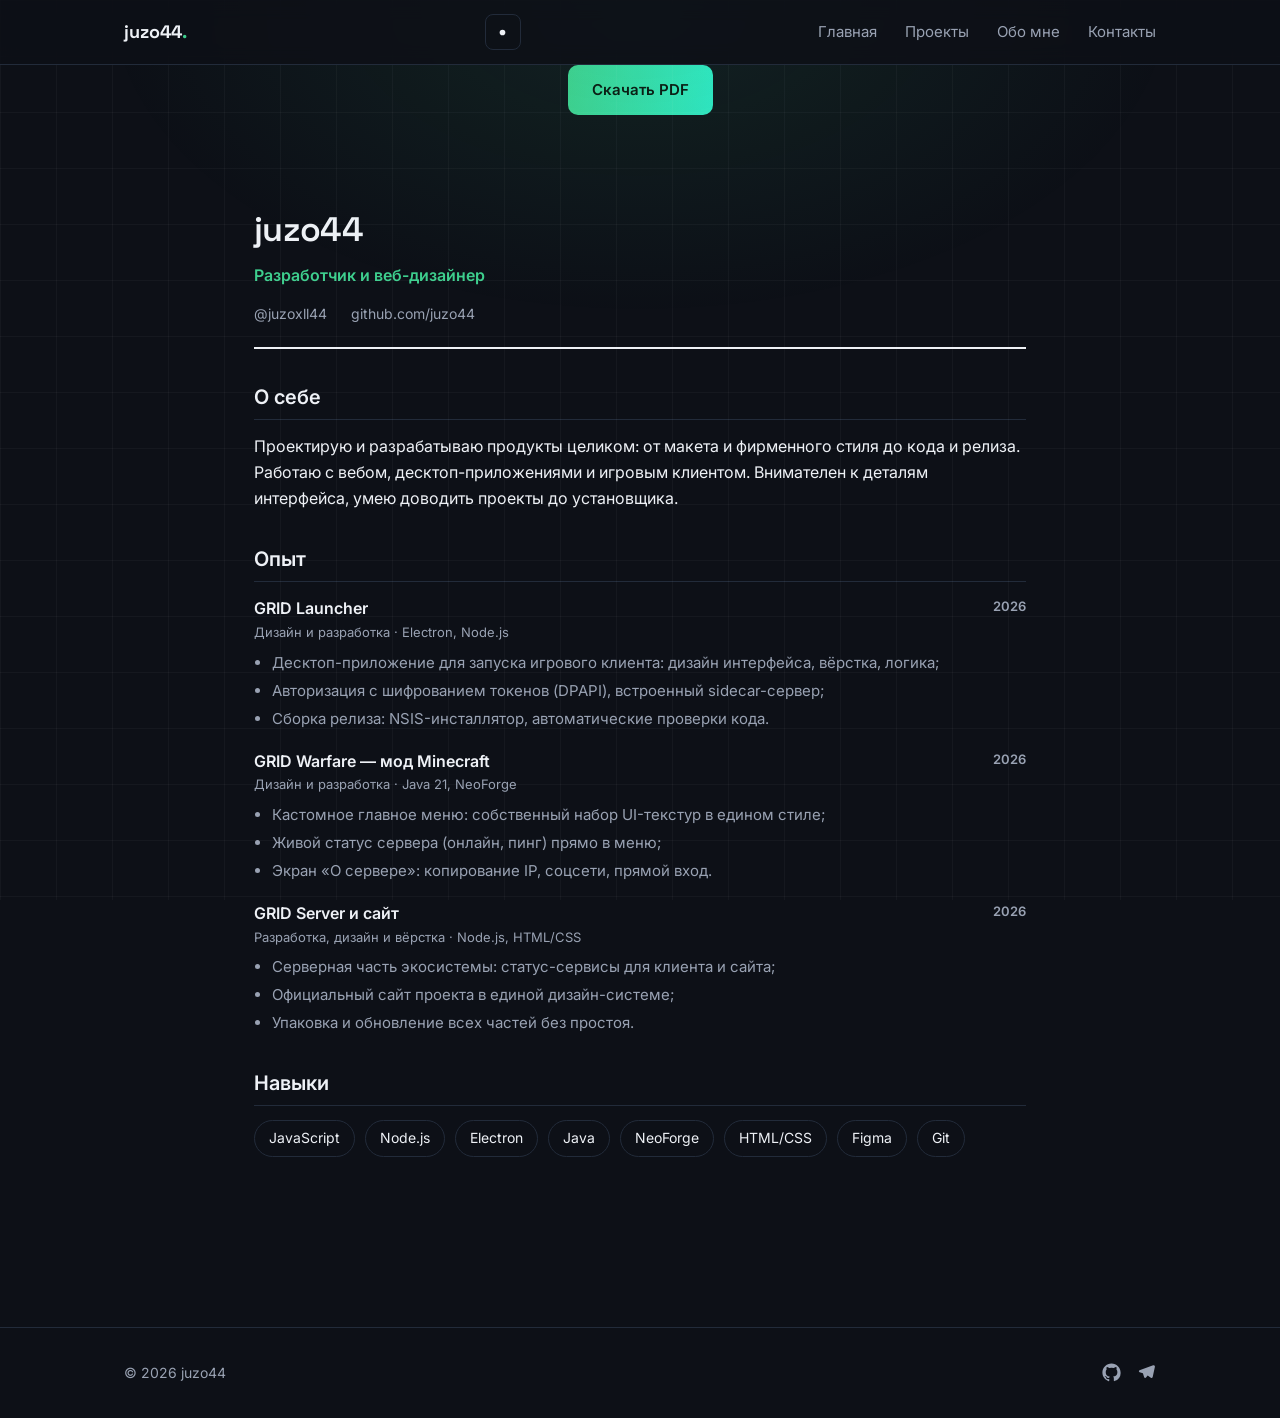
<file: resume.html>
﻿<!DOCTYPE html>
<html lang="ru">
<head>
  <meta charset="UTF-8">
  <meta name="viewport" content="width=device-width, initial-scale=1.0">
  <title>Резюме — juzo44</title>
  <link rel="icon" type="image/svg+xml" href="assets/favicon.svg">
  <link rel="preconnect" href="https://fonts.googleapis.com">
  <link rel="preconnect" href="https://fonts.gstatic.com" crossorigin>
  <link href="https://fonts.googleapis.com/css2?family=Inter:wght@400;500;600;700&family=Space+Grotesk:wght@500;600;700&display=swap" rel="stylesheet">
  <link rel="stylesheet" href="assets/style.css">
</head>
<body>
  <header class="site-header">
    <div class="container header-inner">
      <a class="brand" href="index.html">juzo44<span>.</span></a>
      <div class="header-actions">
        <button class="theme-toggle" id="themeToggle" aria-label="Переключить тему">
          <svg class="icon-moon" viewBox="0 0 24 24"><path d="M21 12.79A9 9 0 1 1 11.21 3 7 7 0 0 0 21 12.79z"/></svg>
          <svg class="icon-sun" viewBox="0 0 24 24"><circle cx="12" cy="12" r="4"/><path d="M12 2v2M12 20v2M4.93 4.93l1.41 1.41M17.66 17.66l1.41 1.41M2 12h2M20 12h2M6.34 17.66l-1.41 1.41M19.07 4.93l-1.41 1.41"/></svg>
        </button>
        <button class="nav-toggle" aria-label="Меню">☰</button>
      </div>
      <nav class="nav">
        <a href="index.html">Главная</a>
        <a href="projects.html">Проекты</a>
        <a href="about.html">Обо мне</a>
        <a href="contact.html">Контакты</a>
      </nav>
    </div>
  </header>

  <main>
    <div class="print-btn">
      <a class="btn btn-primary" href="#" id="printResume">Скачать PDF</a>
    </div>

    <article class="resume-page">
      <div class="resume-head">
        <h1>juzo44</h1>
        <div class="role">Разработчик и веб-дизайнер</div>
        <div class="resume-contact">
          
          <a href="https://t.me/juzoxll44">@juzoxll44</a>
          <a href="https://github.com/juzo44">github.com/juzo44</a>
        </div>
      </div>

      <div class="resume-block">
        <h2>О себе</h2>
        <p>Проектирую и разрабатываю продукты целиком: от макета и фирменного стиля до кода и релиза. Работаю с вебом, десктоп-приложениями и игровым клиентом. Внимателен к деталям интерфейса, умею доводить проекты до установщика.</p>
      </div>

      <div class="resume-block">
        <h2>Опыт</h2>

        <div class="resume-item">
          <div class="t">GRID Launcher <span class="d">2026</span></div>
          <div class="d">Дизайн и разработка · Electron, Node.js</div>
          <ul>
            <li>Десктоп-приложение для запуска игрового клиента: дизайн интерфейса, вёрстка, логика;</li>
            <li>Авторизация с шифрованием токенов (DPAPI), встроенный sidecar-сервер;</li>
            <li>Сборка релиза: NSIS-инсталлятор, автоматические проверки кода.</li>
          </ul>
        </div>

        <div class="resume-item">
          <div class="t">GRID Warfare — мод Minecraft <span class="d">2026</span></div>
          <div class="d">Дизайн и разработка · Java 21, NeoForge</div>
          <ul>
            <li>Кастомное главное меню: собственный набор UI-текстур в едином стиле;</li>
            <li>Живой статус сервера (онлайн, пинг) прямо в меню;</li>
            <li>Экран «О сервере»: копирование IP, соцсети, прямой вход.</li>
          </ul>
        </div>

        <div class="resume-item">
          <div class="t">GRID Server и сайт <span class="d">2026</span></div>
          <div class="d">Разработка, дизайн и вёрстка · Node.js, HTML/CSS</div>
          <ul>
            <li>Серверная часть экосистемы: статус-сервисы для клиента и сайта;</li>
            <li>Официальный сайт проекта в единой дизайн-системе;</li>
            <li>Упаковка и обновление всех частей без простоя.</li>
          </ul>
        </div>
      </div>

      <div class="resume-block">
        <h2>Навыки</h2>
        <div class="resume-skills">
          <span>JavaScript</span><span>Node.js</span><span>Electron</span>
          <span>Java</span><span>NeoForge</span><span>HTML/CSS</span>
          <span>Figma</span><span>Git</span>
        </div>
      </div>
    </article>
  </main>

  <footer class="site-footer">
    <div class="container footer-inner">
      <span>© <span data-year></span> juzo44</span>
      <div class="socials">
        <a href="https://github.com/juzo44" aria-label="GitHub"><svg viewBox="0 0 24 24"><path d="M12 .5C5.65.5.5 5.65.5 12c0 5.08 3.29 9.39 7.86 10.91.58.11.79-.25.79-.56v-2c-3.2.7-3.87-1.54-3.87-1.54-.53-1.33-1.28-1.69-1.28-1.69-1.05-.72.08-.7.08-.7 1.16.08 1.77 1.19 1.77 1.19 1.03 1.77 2.7 1.26 3.36.96.1-.75.4-1.26.73-1.55-2.55-.29-5.23-1.28-5.23-5.68 0-1.26.45-2.28 1.19-3.09-.12-.29-.52-1.46.11-3.05 0 0 .97-.31 3.17 1.18a11.1 11.1 0 0 1 5.77 0c2.2-1.49 3.16-1.18 3.16-1.18.63 1.59.24 2.76.12 3.05.74.81 1.19 1.83 1.19 3.09 0 4.41-2.69 5.38-5.25 5.67.41.36.78 1.06.78 2.14v3.17c0 .31.21.67.8.56A10.52 10.52 0 0 0 23.5 12C23.5 5.65 18.35.5 12 .5z"/></svg></a>
        <a href="https://t.me/juzoxll44" aria-label="Telegram"><svg viewBox="0 0 24 24"><path d="M21.94 3.3a1.5 1.5 0 0 0-1.53-.34L3.2 9.23c-1.16.45-1.1 2.13.1 2.5l4.16 1.29 1.57 5.01c.33 1.07 1.72 1.3 2.38.4l2.05-2.76 3.99 2.93c.88.64 2.12.21 2.37-.85l2.74-12.77a1.5 1.5 0 0 0-.62-1.68z"/></svg></a>
        
      </div>
    </div>
  </footer>

  <script src="assets/js/main.js"></script>
  <script>
    document.getElementById("printResume").addEventListener("click", function (e) {
      e.preventDefault();
      window.print();
    });
  </script>
</body>
</html>
</file>
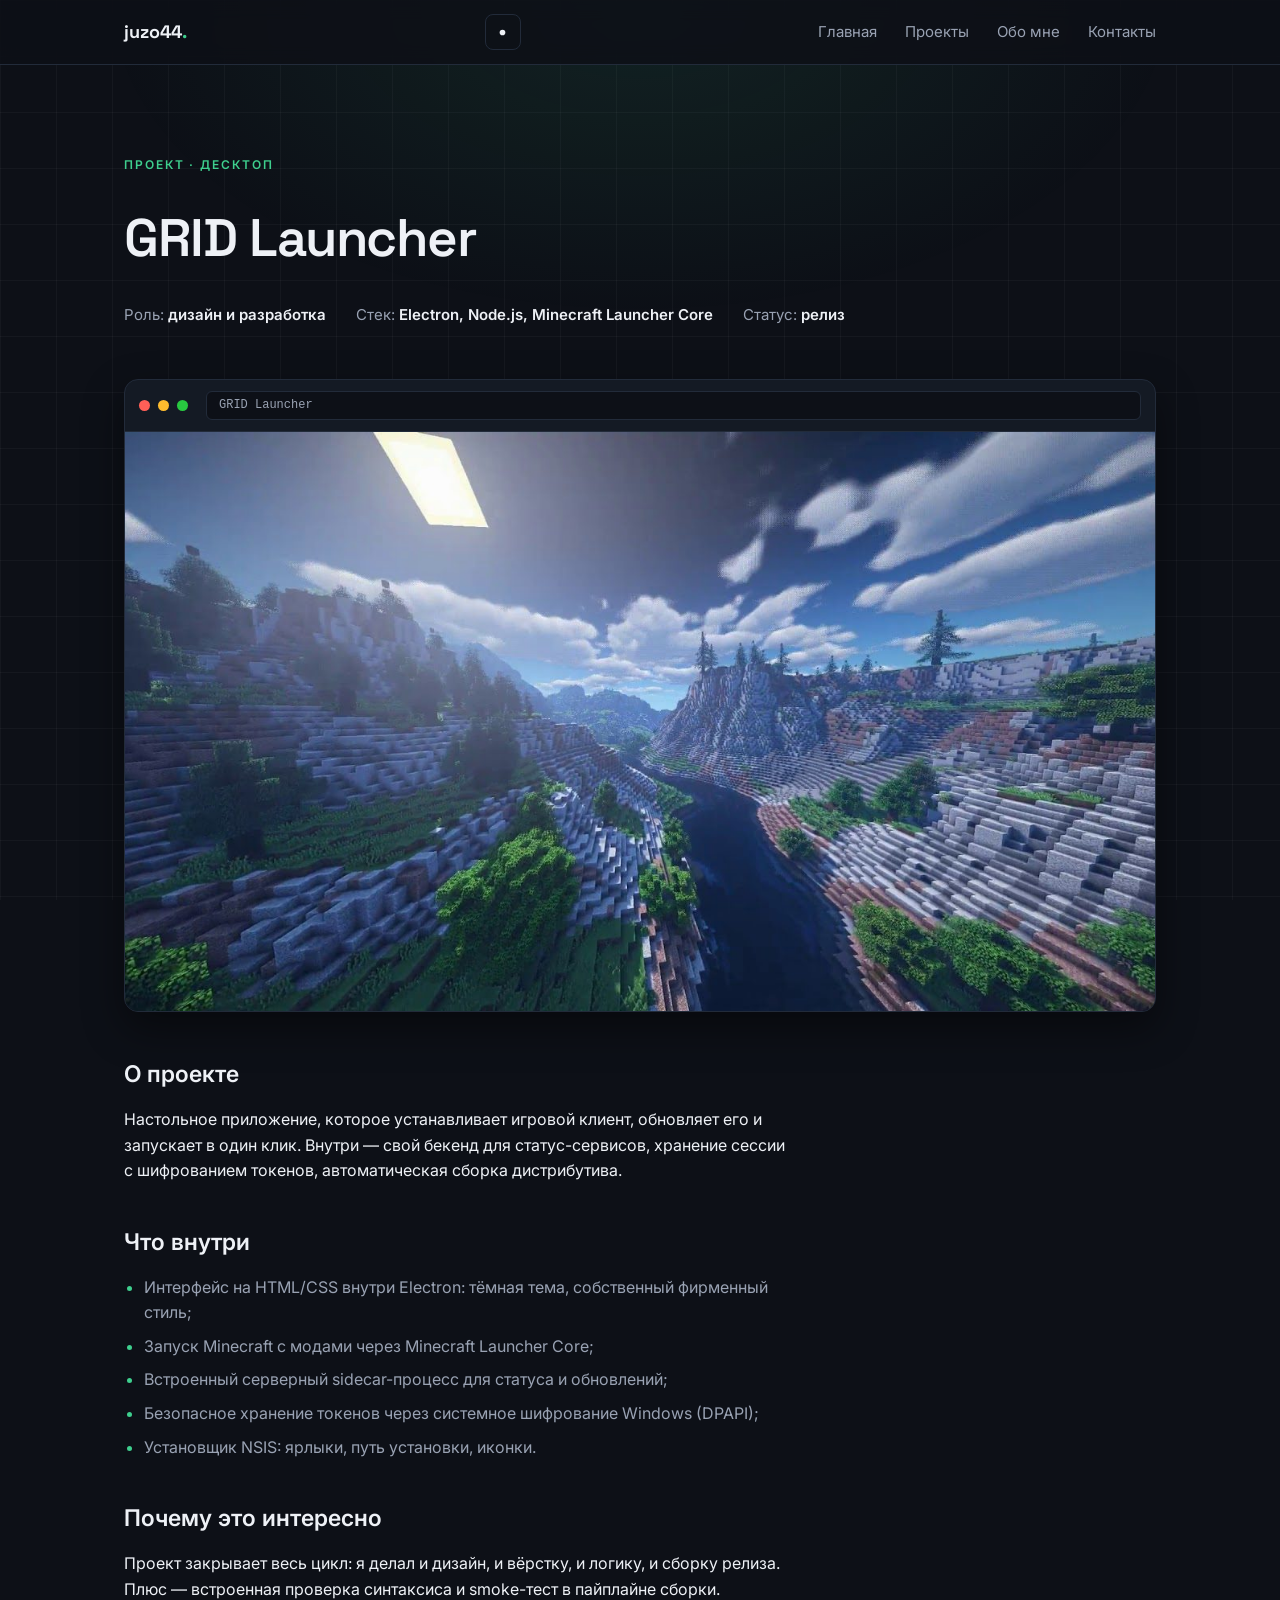
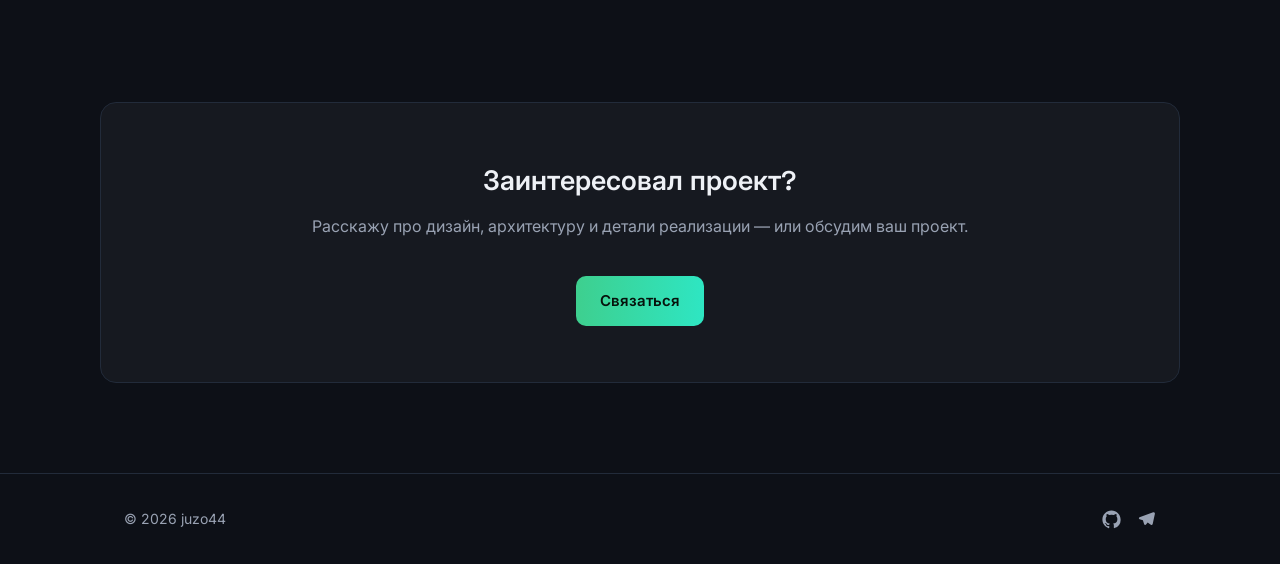
<file: projects/launcher.html>
﻿<!DOCTYPE html>
<html lang="ru">
<head>
  <meta charset="UTF-8">
  <meta name="viewport" content="width=device-width, initial-scale=1.0">
  <title>GRID Launcher — juzo44</title>
  <link rel="preconnect" href="https://fonts.googleapis.com">
  <link rel="preconnect" href="https://fonts.gstatic.com" crossorigin>
  <link href="https://fonts.googleapis.com/css2?family=Inter:wght@400;500;600;700&family=Space+Grotesk:wght@500;600;700&display=swap" rel="stylesheet">
  <link rel="icon" type="image/svg+xml" href="../assets/favicon.svg">
<link rel="stylesheet" href="../assets/style.css">
</head>
<body>
  <header class="site-header">
    <div class="container header-inner">
      <a class="brand" href="../index.html">juzo44<span>.</span></a>
      <div class="header-actions">
        <button class="theme-toggle" id="themeToggle" aria-label="Переключить тему">
          <svg class="icon-moon" viewBox="0 0 24 24"><path d="M21 12.79A9 9 0 1 1 11.21 3 7 7 0 0 0 21 12.79z"/></svg>
          <svg class="icon-sun" viewBox="0 0 24 24"><circle cx="12" cy="12" r="4"/><path d="M12 2v2M12 20v2M4.93 4.93l1.41 1.41M17.66 17.66l1.41 1.41M2 12h2M20 12h2M6.34 17.66l-1.41 1.41M19.07 4.93l-1.41 1.41"/></svg>
        </button>
        <button class="nav-toggle" aria-label="Меню">☰</button>
      </div>
      <nav class="nav">
        <a href="../index.html">Главная</a>
        <a href="../projects.html">Проекты</a>
        <a href="../about.html">Обо мне</a>
        <a href="../contact.html">Контакты</a>
      </nav>
    </div>
  </header>

  <main>
    <section class="project-hero">
      <div class="container">
        <p class="eyebrow">Проект · Десктоп</p>
        <h1>GRID Launcher</h1>
        <div class="project-meta">
          <span>Роль: <b>дизайн и разработка</b></span>
          <span>Стек: <b>Electron, Node.js, Minecraft Launcher Core</b></span>
          <span>Статус: <b>релиз</b></span>
        </div>
      </div>
    </section>

    <section>
      <div class="container">
        <div class="frame"><div class="frame-bar"><span class="frame-dot r"></span><span class="frame-dot y"></span><span class="frame-dot g"></span><span class="frame-addr">GRID Launcher</span></div><img loading="lazy" src="../assets/img/launcher.jpg" alt="GRID Launcher"></div>
        <div class="prose">
          <h2>О проекте</h2>
          <p>Настольное приложение, которое устанавливает игровой клиент, обновляет его и запускает в один клик. Внутри — свой бекенд для статус-сервисов, хранение сессии с шифрованием токенов, автоматическая сборка дистрибутива.</p>

          <h2>Что внутри</h2>
          <ul>
            <li>Интерфейс на HTML/CSS внутри Electron: тёмная тема, собственный фирменный стиль;</li>
            <li>Запуск Minecraft с модами через Minecraft Launcher Core;</li>
            <li>Встроенный серверный sidecar-процесс для статуса и обновлений;</li>
            <li>Безопасное хранение токенов через системное шифрование Windows (DPAPI);</li>
            <li>Установщик NSIS: ярлыки, путь установки, иконки.</li>
          </ul>

          <h2>Почему это интересно</h2>
          <p>Проект закрывает весь цикл: я делал и дизайн, и вёрстку, и логику, и сборку релиза. Плюс — встроенная проверка синтаксиса и smoke-тест в пайплайне сборки.</p>
        </div>
      </div>
    </section>
  <section class="section" style="padding-bottom:0;"><div class="container cta-block"><h2>Заинтересовал проект?</h2><p>Расскажу про дизайн, архитектуру и детали реализации — или обсудим ваш проект.</p><div class="hero-actions" style="justify-content:center;"><a class="btn btn-primary" href="../contact.html">Связаться</a></div></div></section></main>

  <footer class="site-footer">
    <div class="container footer-inner">
      <span>© <span data-year></span> juzo44</span>
      <div class="socials"><a href="https://github.com/juzo44" aria-label="GitHub"><svg viewBox="0 0 24 24"><path d="M12 .5C5.65.5.5 5.65.5 12c0 5.08 3.29 9.39 7.86 10.91.58.11.79-.25.79-.56v-2c-3.2.7-3.87-1.54-3.87-1.54-.53-1.33-1.28-1.69-1.28-1.69-1.05-.72.08-.7.08-.7 1.16.08 1.77 1.19 1.77 1.19 1.03 1.77 2.7 1.26 3.36.96.1-.75.4-1.26.73-1.55-2.55-.29-5.23-1.28-5.23-5.68 0-1.26.45-2.28 1.19-3.09-.12-.29-.52-1.46.11-3.05 0 0 .97-.31 3.17 1.18a11.1 11.1 0 0 1 5.77 0c2.2-1.49 3.16-1.18 3.16-1.18.63 1.59.24 2.76.12 3.05.74.81 1.19 1.83 1.19 3.09 0 4.41-2.69 5.38-5.25 5.67.41.36.78 1.06.78 2.14v3.17c0 .31.21.67.8.56A10.52 10.52 0 0 0 23.5 12C23.5 5.65 18.35.5 12 .5z"/></svg></a><a href="https://t.me/juzoxll44" aria-label="Telegram"><svg viewBox="0 0 24 24"><path d="M21.94 3.3a1.5 1.5 0 0 0-1.53-.34L3.2 9.23c-1.16.45-1.1 2.13.1 2.5l4.16 1.29 1.57 5.01c.33 1.07 1.72 1.3 2.38.4l2.05-2.76 3.99 2.93c.88.64 2.12.21 2.37-.85l2.74-12.77a1.5 1.5 0 0 0-.62-1.68z"/></svg></a></div>
    </div>
  </footer>

  <script src="../assets/js/main.js"></script>
</body>
</html>
</file>
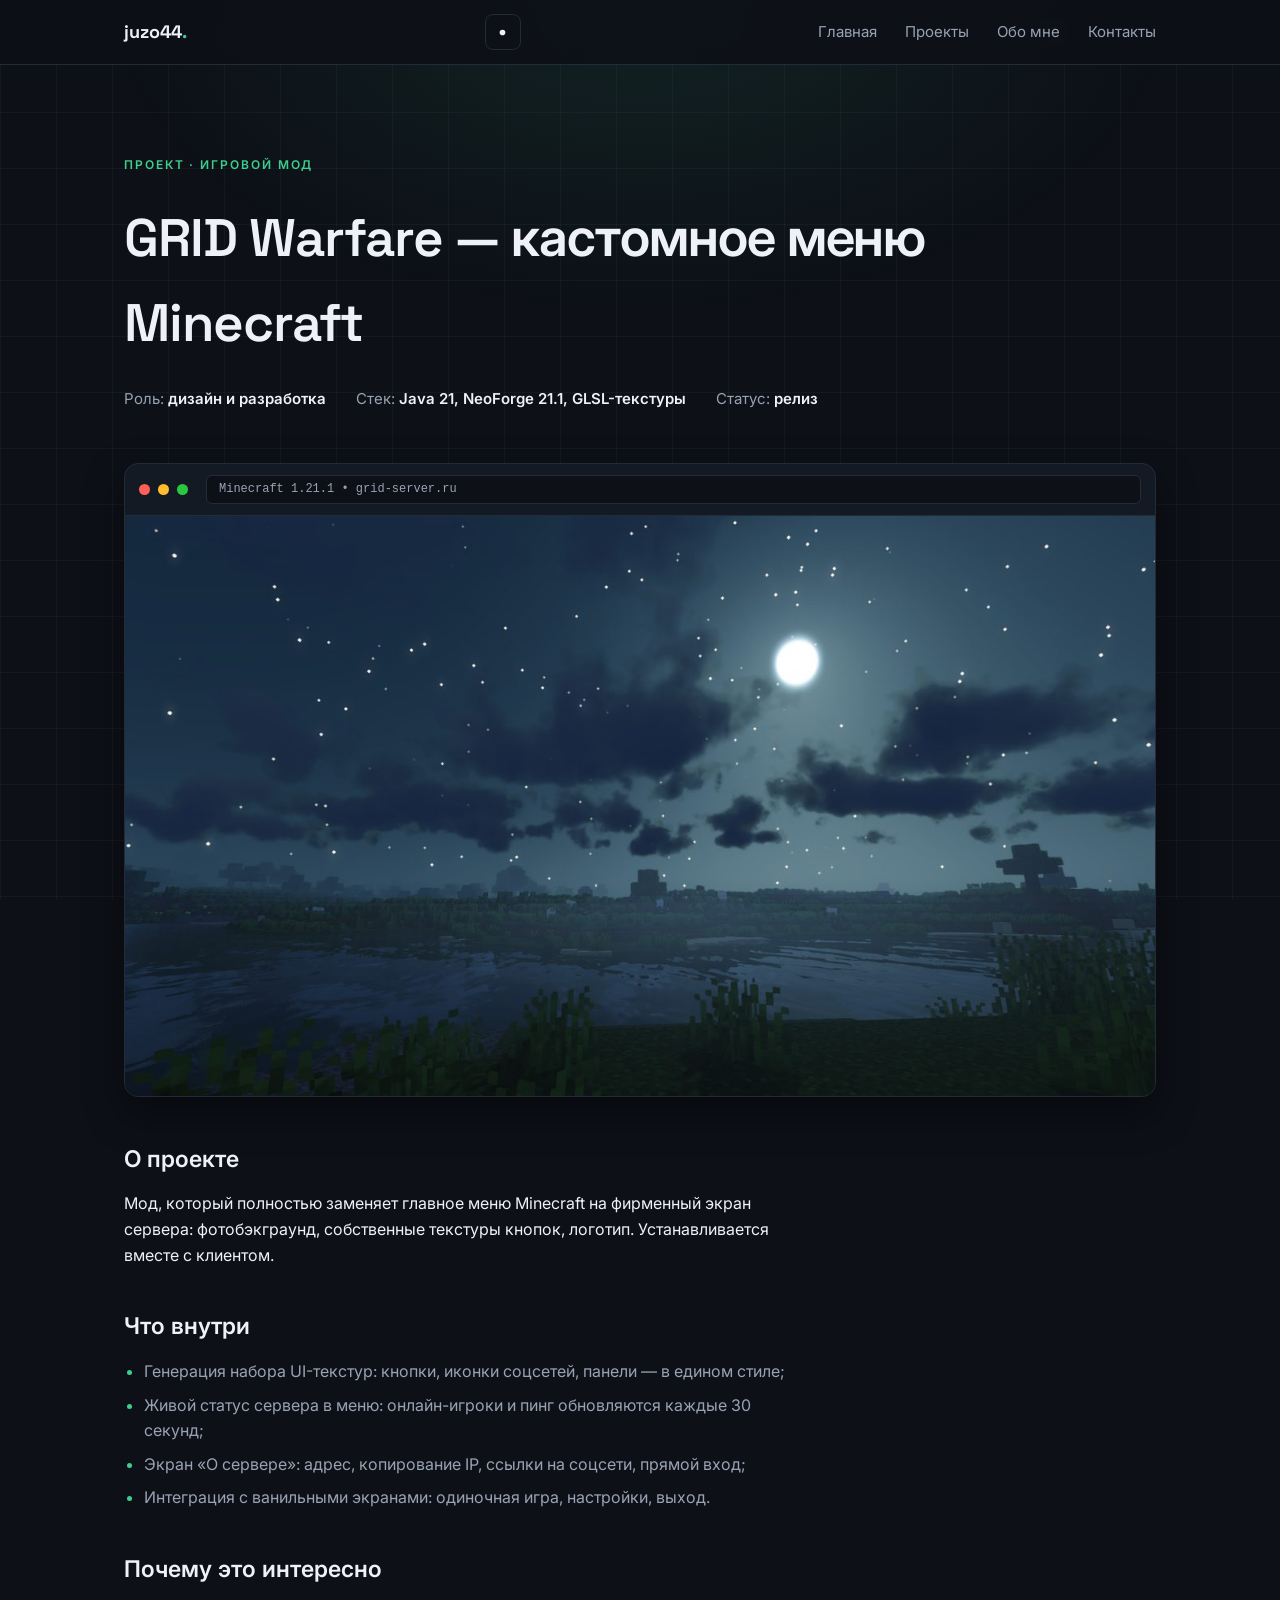
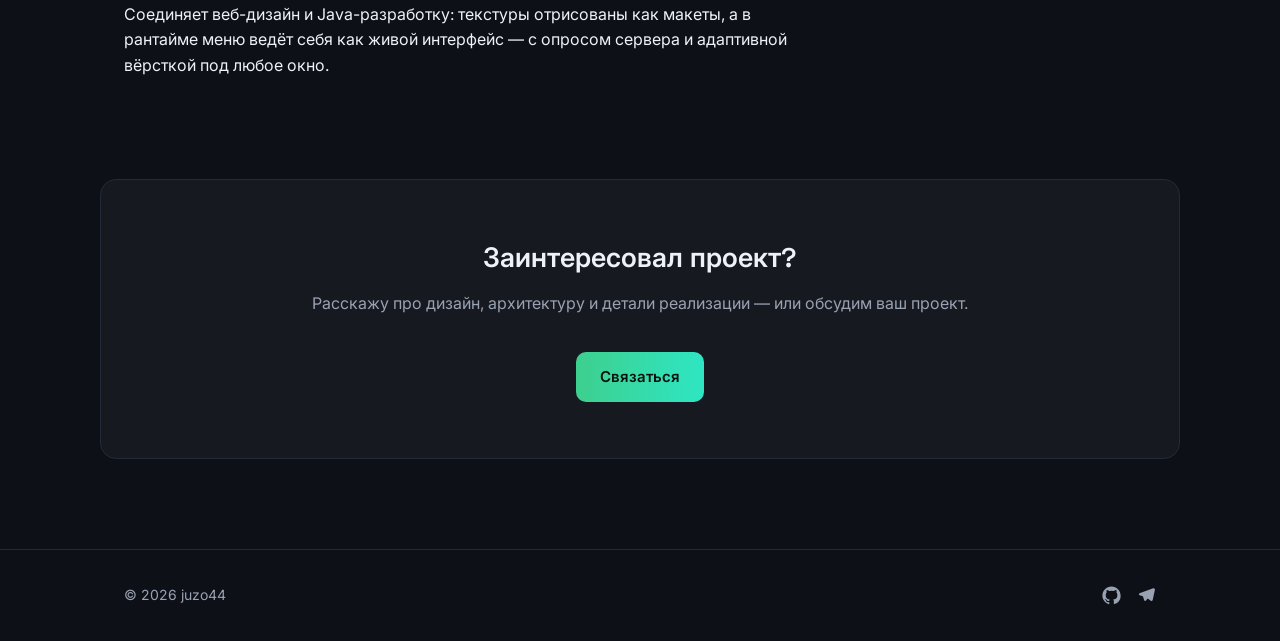
<file: projects/mod.html>
﻿<!DOCTYPE html>
<html lang="ru">
<head>
  <meta charset="UTF-8">
  <meta name="viewport" content="width=device-width, initial-scale=1.0">
  <title>GRID Warfare — мод Minecraft — juzo44</title>
  <link rel="preconnect" href="https://fonts.googleapis.com">
  <link rel="preconnect" href="https://fonts.gstatic.com" crossorigin>
  <link href="https://fonts.googleapis.com/css2?family=Inter:wght@400;500;600;700&family=Space+Grotesk:wght@500;600;700&display=swap" rel="stylesheet">
  <link rel="icon" type="image/svg+xml" href="../assets/favicon.svg">
<link rel="stylesheet" href="../assets/style.css">
</head>
<body>
  <header class="site-header">
    <div class="container header-inner">
      <a class="brand" href="../index.html">juzo44<span>.</span></a>
      <div class="header-actions">
        <button class="theme-toggle" id="themeToggle" aria-label="Переключить тему">
          <svg class="icon-moon" viewBox="0 0 24 24"><path d="M21 12.79A9 9 0 1 1 11.21 3 7 7 0 0 0 21 12.79z"/></svg>
          <svg class="icon-sun" viewBox="0 0 24 24"><circle cx="12" cy="12" r="4"/><path d="M12 2v2M12 20v2M4.93 4.93l1.41 1.41M17.66 17.66l1.41 1.41M2 12h2M20 12h2M6.34 17.66l-1.41 1.41M19.07 4.93l-1.41 1.41"/></svg>
        </button>
        <button class="nav-toggle" aria-label="Меню">☰</button>
      </div>
      <nav class="nav">
        <a href="../index.html">Главная</a>
        <a href="../projects.html">Проекты</a>
        <a href="../about.html">Обо мне</a>
        <a href="../contact.html">Контакты</a>
      </nav>
    </div>
  </header>

  <main>
    <section class="project-hero">
      <div class="container">
        <p class="eyebrow">Проект · Игровой мод</p>
        <h1>GRID Warfare — кастомное меню Minecraft</h1>
        <div class="project-meta">
          <span>Роль: <b>дизайн и разработка</b></span>
          <span>Стек: <b>Java 21, NeoForge 21.1, GLSL-текстуры</b></span>
          <span>Статус: <b>релиз</b></span>
        </div>
      </div>
    </section>

    <section>
      <div class="container">
        <div class="frame"><div class="frame-bar"><span class="frame-dot r"></span><span class="frame-dot y"></span><span class="frame-dot g"></span><span class="frame-addr">Minecraft 1.21.1 • grid-server.ru</span></div><img loading="lazy" src="../assets/img/mod.jpg" alt="GRID Warfare — меню"></div>
        <div class="prose">
          <h2>О проекте</h2>
          <p>Мод, который полностью заменяет главное меню Minecraft на фирменный экран сервера: фотобэкграунд, собственные текстуры кнопок, логотип. Устанавливается вместе с клиентом.</p>

          <h2>Что внутри</h2>
          <ul>
            <li>Генерация набора UI-текстур: кнопки, иконки соцсетей, панели — в едином стиле;</li>
            <li>Живой статус сервера в меню: онлайн-игроки и пинг обновляются каждые 30 секунд;</li>
            <li>Экран «О сервере»: адрес, копирование IP, ссылки на соцсети, прямой вход;</li>
            <li>Интеграция с ванильными экранами: одиночная игра, настройки, выход.</li>
          </ul>

          <h2>Почему это интересно</h2>
          <p>Соединяет веб-дизайн и Java-разработку: текстуры отрисованы как макеты, а в рантайме меню ведёт себя как живой интерфейс — с опросом сервера и адаптивной вёрсткой под любое окно.</p>
        </div>
      </div>
    </section>
  <section class="section" style="padding-bottom:0;"><div class="container cta-block"><h2>Заинтересовал проект?</h2><p>Расскажу про дизайн, архитектуру и детали реализации — или обсудим ваш проект.</p><div class="hero-actions" style="justify-content:center;"><a class="btn btn-primary" href="../contact.html">Связаться</a></div></div></section></main>

  <footer class="site-footer">
    <div class="container footer-inner">
      <span>© <span data-year></span> juzo44</span>
      <div class="socials"><a href="https://github.com/juzo44" aria-label="GitHub"><svg viewBox="0 0 24 24"><path d="M12 .5C5.65.5.5 5.65.5 12c0 5.08 3.29 9.39 7.86 10.91.58.11.79-.25.79-.56v-2c-3.2.7-3.87-1.54-3.87-1.54-.53-1.33-1.28-1.69-1.28-1.69-1.05-.72.08-.7.08-.7 1.16.08 1.77 1.19 1.77 1.19 1.03 1.77 2.7 1.26 3.36.96.1-.75.4-1.26.73-1.55-2.55-.29-5.23-1.28-5.23-5.68 0-1.26.45-2.28 1.19-3.09-.12-.29-.52-1.46.11-3.05 0 0 .97-.31 3.17 1.18a11.1 11.1 0 0 1 5.77 0c2.2-1.49 3.16-1.18 3.16-1.18.63 1.59.24 2.76.12 3.05.74.81 1.19 1.83 1.19 3.09 0 4.41-2.69 5.38-5.25 5.67.41.36.78 1.06.78 2.14v3.17c0 .31.21.67.8.56A10.52 10.52 0 0 0 23.5 12C23.5 5.65 18.35.5 12 .5z"/></svg></a><a href="https://t.me/juzoxll44" aria-label="Telegram"><svg viewBox="0 0 24 24"><path d="M21.94 3.3a1.5 1.5 0 0 0-1.53-.34L3.2 9.23c-1.16.45-1.1 2.13.1 2.5l4.16 1.29 1.57 5.01c.33 1.07 1.72 1.3 2.38.4l2.05-2.76 3.99 2.93c.88.64 2.12.21 2.37-.85l2.74-12.77a1.5 1.5 0 0 0-.62-1.68z"/></svg></a></div>
    </div>
  </footer>

  <script src="../assets/js/main.js"></script>
</body>
</html>
</file>
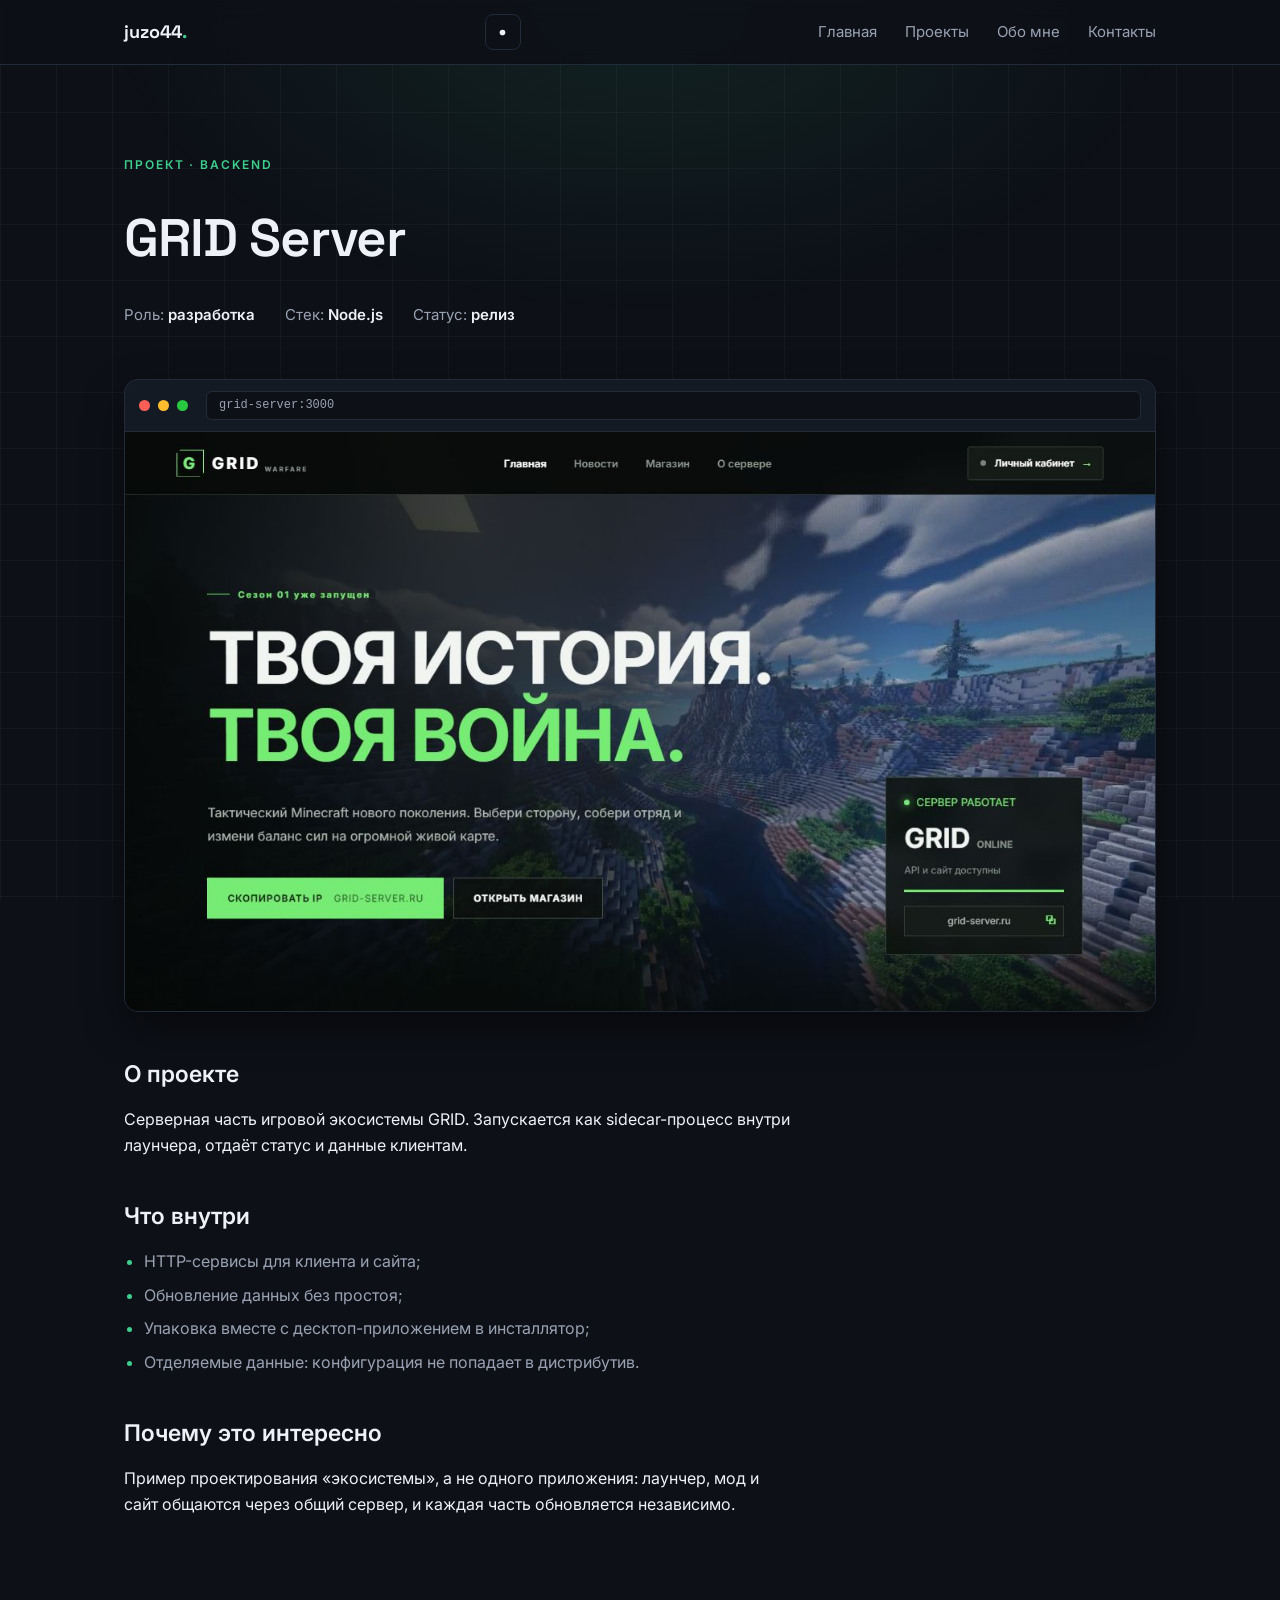
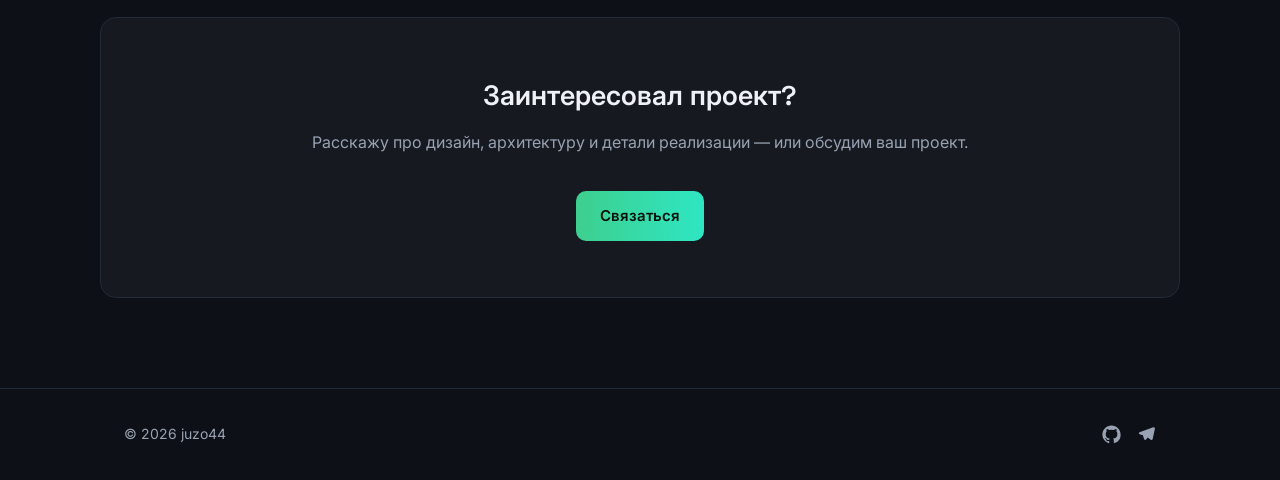
<file: projects/server.html>
﻿<!DOCTYPE html>
<html lang="ru">
<head>
  <meta charset="UTF-8">
  <meta name="viewport" content="width=device-width, initial-scale=1.0">
  <title>GRID Server — juzo44</title>
  <link rel="preconnect" href="https://fonts.googleapis.com">
  <link rel="preconnect" href="https://fonts.gstatic.com" crossorigin>
  <link href="https://fonts.googleapis.com/css2?family=Inter:wght@400;500;600;700&family=Space+Grotesk:wght@500;600;700&display=swap" rel="stylesheet">
  <link rel="icon" type="image/svg+xml" href="../assets/favicon.svg">
<link rel="stylesheet" href="../assets/style.css">
</head>
<body>
  <header class="site-header">
    <div class="container header-inner">
      <a class="brand" href="../index.html">juzo44<span>.</span></a>
      <div class="header-actions">
        <button class="theme-toggle" id="themeToggle" aria-label="Переключить тему">
          <svg class="icon-moon" viewBox="0 0 24 24"><path d="M21 12.79A9 9 0 1 1 11.21 3 7 7 0 0 0 21 12.79z"/></svg>
          <svg class="icon-sun" viewBox="0 0 24 24"><circle cx="12" cy="12" r="4"/><path d="M12 2v2M12 20v2M4.93 4.93l1.41 1.41M17.66 17.66l1.41 1.41M2 12h2M20 12h2M6.34 17.66l-1.41 1.41M19.07 4.93l-1.41 1.41"/></svg>
        </button>
        <button class="nav-toggle" aria-label="Меню">☰</button>
      </div>
      <nav class="nav">
        <a href="../index.html">Главная</a>
        <a href="../projects.html">Проекты</a>
        <a href="../about.html">Обо мне</a>
        <a href="../contact.html">Контакты</a>
      </nav>
    </div>
  </header>

  <main>
    <section class="project-hero">
      <div class="container">
        <p class="eyebrow">Проект · Backend</p>
        <h1>GRID Server</h1>
        <div class="project-meta">
          <span>Роль: <b>разработка</b></span>
          <span>Стек: <b>Node.js</b></span>
          <span>Статус: <b>релиз</b></span>
        </div>
      </div>
    </section>

    <section>
      <div class="container">
        <div class="frame"><div class="frame-bar"><span class="frame-dot r"></span><span class="frame-dot y"></span><span class="frame-dot g"></span><span class="frame-addr">grid-server:3000</span></div><img loading="lazy" src="../assets/img/website.jpg" alt="GRID Server"></div>
        <div class="prose">
          <h2>О проекте</h2>
          <p>Серверная часть игровой экосистемы GRID. Запускается как sidecar-процесс внутри лаунчера, отдаёт статус и данные клиентам.</p>

          <h2>Что внутри</h2>
          <ul>
            <li>HTTP-сервисы для клиента и сайта;</li>
            <li>Обновление данных без простоя;</li>
            <li>Упаковка вместе с десктоп-приложением в инсталлятор;</li>
            <li>Отделяемые данные: конфигурация не попадает в дистрибутив.</li>
          </ul>

          <h2>Почему это интересно</h2>
          <p>Пример проектирования «экосистемы», а не одного приложения: лаунчер, мод и сайт общаются через общий сервер, и каждая часть обновляется независимо.</p>
        </div>
      </div>
    </section>
  <section class="section" style="padding-bottom:0;"><div class="container cta-block"><h2>Заинтересовал проект?</h2><p>Расскажу про дизайн, архитектуру и детали реализации — или обсудим ваш проект.</p><div class="hero-actions" style="justify-content:center;"><a class="btn btn-primary" href="../contact.html">Связаться</a></div></div></section></main>

  <footer class="site-footer">
    <div class="container footer-inner">
      <span>© <span data-year></span> juzo44</span>
      <div class="socials"><a href="https://github.com/juzo44" aria-label="GitHub"><svg viewBox="0 0 24 24"><path d="M12 .5C5.65.5.5 5.65.5 12c0 5.08 3.29 9.39 7.86 10.91.58.11.79-.25.79-.56v-2c-3.2.7-3.87-1.54-3.87-1.54-.53-1.33-1.28-1.69-1.28-1.69-1.05-.72.08-.7.08-.7 1.16.08 1.77 1.19 1.77 1.19 1.03 1.77 2.7 1.26 3.36.96.1-.75.4-1.26.73-1.55-2.55-.29-5.23-1.28-5.23-5.68 0-1.26.45-2.28 1.19-3.09-.12-.29-.52-1.46.11-3.05 0 0 .97-.31 3.17 1.18a11.1 11.1 0 0 1 5.77 0c2.2-1.49 3.16-1.18 3.16-1.18.63 1.59.24 2.76.12 3.05.74.81 1.19 1.83 1.19 3.09 0 4.41-2.69 5.38-5.25 5.67.41.36.78 1.06.78 2.14v3.17c0 .31.21.67.8.56A10.52 10.52 0 0 0 23.5 12C23.5 5.65 18.35.5 12 .5z"/></svg></a><a href="https://t.me/juzoxll44" aria-label="Telegram"><svg viewBox="0 0 24 24"><path d="M21.94 3.3a1.5 1.5 0 0 0-1.53-.34L3.2 9.23c-1.16.45-1.1 2.13.1 2.5l4.16 1.29 1.57 5.01c.33 1.07 1.72 1.3 2.38.4l2.05-2.76 3.99 2.93c.88.64 2.12.21 2.37-.85l2.74-12.77a1.5 1.5 0 0 0-.62-1.68z"/></svg></a></div>
    </div>
  </footer>

  <script src="../assets/js/main.js"></script>
</body>
</html>
</file>
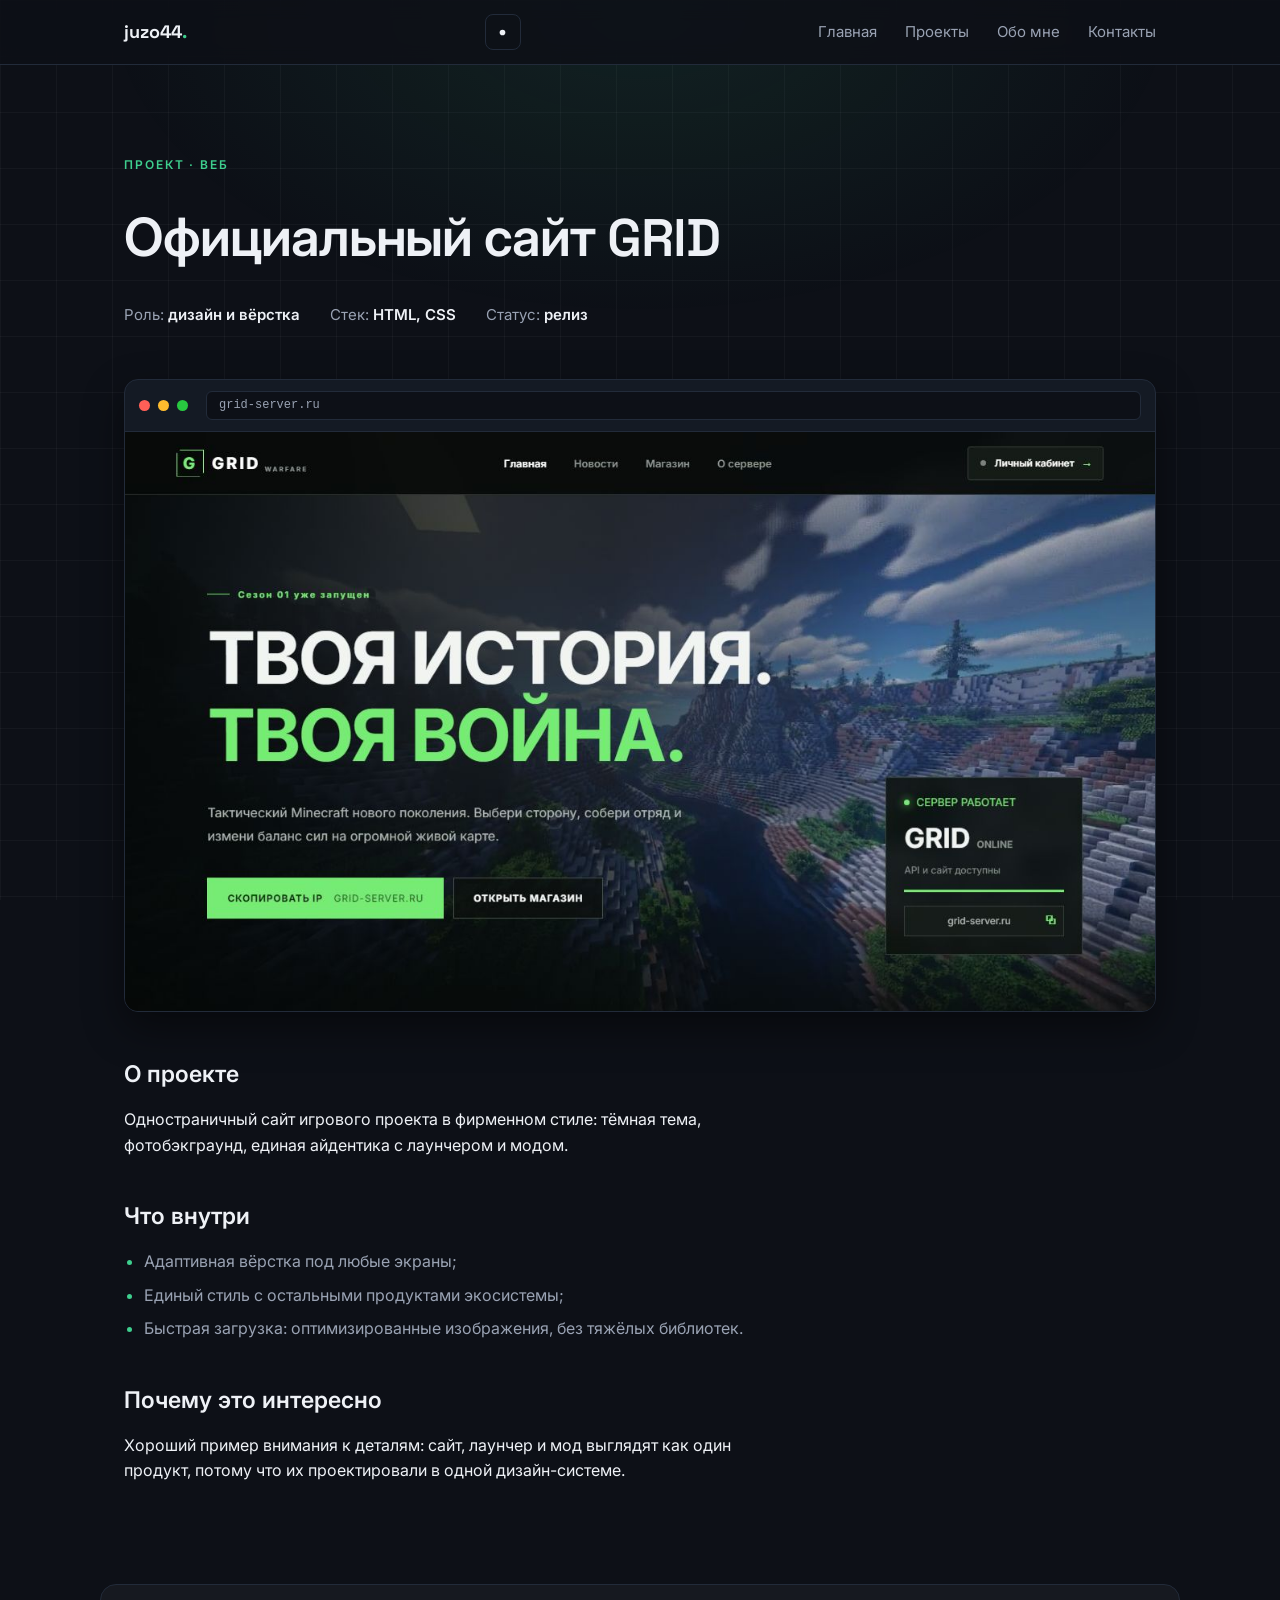
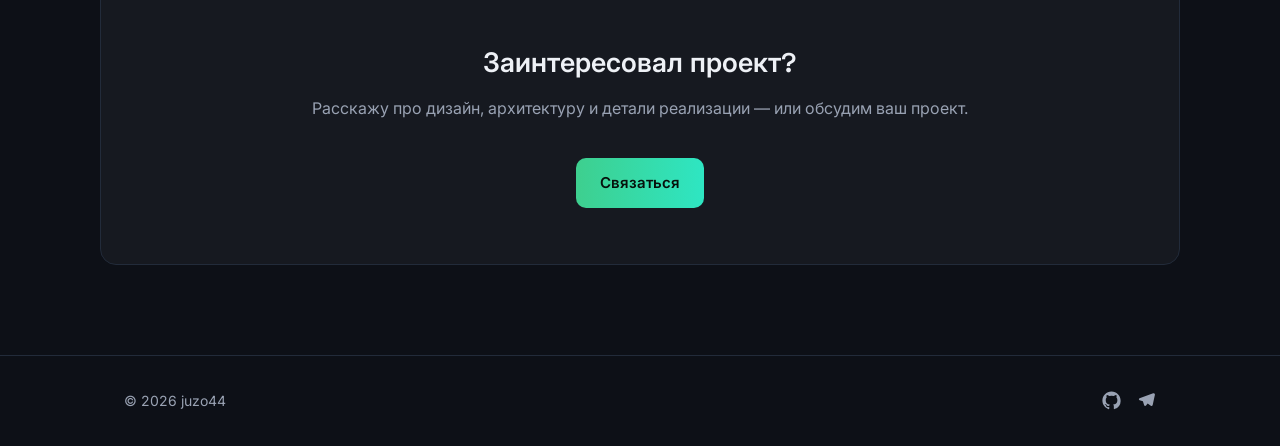
<file: projects/website.html>
﻿<!DOCTYPE html>
<html lang="ru">
<head>
  <meta charset="UTF-8">
  <meta name="viewport" content="width=device-width, initial-scale=1.0">
  <title>Сайт GRID — juzo44</title>
  <link rel="preconnect" href="https://fonts.googleapis.com">
  <link rel="preconnect" href="https://fonts.gstatic.com" crossorigin>
  <link href="https://fonts.googleapis.com/css2?family=Inter:wght@400;500;600;700&family=Space+Grotesk:wght@500;600;700&display=swap" rel="stylesheet">
  <link rel="icon" type="image/svg+xml" href="../assets/favicon.svg">
<link rel="stylesheet" href="../assets/style.css">
</head>
<body>
  <header class="site-header">
    <div class="container header-inner">
      <a class="brand" href="../index.html">juzo44<span>.</span></a>
      <div class="header-actions">
        <button class="theme-toggle" id="themeToggle" aria-label="Переключить тему">
          <svg class="icon-moon" viewBox="0 0 24 24"><path d="M21 12.79A9 9 0 1 1 11.21 3 7 7 0 0 0 21 12.79z"/></svg>
          <svg class="icon-sun" viewBox="0 0 24 24"><circle cx="12" cy="12" r="4"/><path d="M12 2v2M12 20v2M4.93 4.93l1.41 1.41M17.66 17.66l1.41 1.41M2 12h2M20 12h2M6.34 17.66l-1.41 1.41M19.07 4.93l-1.41 1.41"/></svg>
        </button>
        <button class="nav-toggle" aria-label="Меню">☰</button>
      </div>
      <nav class="nav">
        <a href="../index.html">Главная</a>
        <a href="../projects.html">Проекты</a>
        <a href="../about.html">Обо мне</a>
        <a href="../contact.html">Контакты</a>
      </nav>
    </div>
  </header>

  <main>
    <section class="project-hero">
      <div class="container">
        <p class="eyebrow">Проект · Веб</p>
        <h1>Официальный сайт GRID</h1>
        <div class="project-meta">
          <span>Роль: <b>дизайн и вёрстка</b></span>
          <span>Стек: <b>HTML, CSS</b></span>
          <span>Статус: <b>релиз</b></span>
        </div>
      </div>
    </section>

    <section>
      <div class="container">
        <div class="frame"><div class="frame-bar"><span class="frame-dot r"></span><span class="frame-dot y"></span><span class="frame-dot g"></span><span class="frame-addr">grid-server.ru</span></div><img loading="lazy" src="../assets/img/website.jpg" alt="Сайт GRID"></div>
        <div class="prose">
          <h2>О проекте</h2>
          <p>Одностраничный сайт игрового проекта в фирменном стиле: тёмная тема, фотобэкграунд, единая айдентика с лаунчером и модом.</p>

          <h2>Что внутри</h2>
          <ul>
            <li>Адаптивная вёрстка под любые экраны;</li>
            <li>Единый стиль с остальными продуктами экосистемы;</li>
            <li>Быстрая загрузка: оптимизированные изображения, без тяжёлых библиотек.</li>
          </ul>

          <h2>Почему это интересно</h2>
          <p>Хороший пример внимания к деталям: сайт, лаунчер и мод выглядят как один продукт, потому что их проектировали в одной дизайн-системе.</p>
        </div>
      </div>
    </section>
  <section class="section" style="padding-bottom:0;"><div class="container cta-block"><h2>Заинтересовал проект?</h2><p>Расскажу про дизайн, архитектуру и детали реализации — или обсудим ваш проект.</p><div class="hero-actions" style="justify-content:center;"><a class="btn btn-primary" href="../contact.html">Связаться</a></div></div></section></main>

  <footer class="site-footer">
    <div class="container footer-inner">
      <span>© <span data-year></span> juzo44</span>
      <div class="socials"><a href="https://github.com/juzo44" aria-label="GitHub"><svg viewBox="0 0 24 24"><path d="M12 .5C5.65.5.5 5.65.5 12c0 5.08 3.29 9.39 7.86 10.91.58.11.79-.25.79-.56v-2c-3.2.7-3.87-1.54-3.87-1.54-.53-1.33-1.28-1.69-1.28-1.69-1.05-.72.08-.7.08-.7 1.16.08 1.77 1.19 1.77 1.19 1.03 1.77 2.7 1.26 3.36.96.1-.75.4-1.26.73-1.55-2.55-.29-5.23-1.28-5.23-5.68 0-1.26.45-2.28 1.19-3.09-.12-.29-.52-1.46.11-3.05 0 0 .97-.31 3.17 1.18a11.1 11.1 0 0 1 5.77 0c2.2-1.49 3.16-1.18 3.16-1.18.63 1.59.24 2.76.12 3.05.74.81 1.19 1.83 1.19 3.09 0 4.41-2.69 5.38-5.25 5.67.41.36.78 1.06.78 2.14v3.17c0 .31.21.67.8.56A10.52 10.52 0 0 0 23.5 12C23.5 5.65 18.35.5 12 .5z"/></svg></a><a href="https://t.me/juzoxll44" aria-label="Telegram"><svg viewBox="0 0 24 24"><path d="M21.94 3.3a1.5 1.5 0 0 0-1.53-.34L3.2 9.23c-1.16.45-1.1 2.13.1 2.5l4.16 1.29 1.57 5.01c.33 1.07 1.72 1.3 2.38.4l2.05-2.76 3.99 2.93c.88.64 2.12.21 2.37-.85l2.74-12.77a1.5 1.5 0 0 0-.62-1.68z"/></svg></a></div>
    </div>
  </footer>

  <script src="../assets/js/main.js"></script>
</body>
</html>
</file>
<file: assets/style.css>
:root {
  --bg: #ffffff;
  --surface: #fafafa;
  --text: #17181a;
  --muted: #6b6e74;
  --line: #e6e6e6;
  --accent: #1f6f43;
  --accent2: #0e8f7a;
  --glass: rgba(255, 255, 255, 0.6);
  --header-bg: rgba(255, 255, 255, 0.9);
  --shadow: 0 10px 30px rgba(23, 24, 26, 0.08);
  --grid-line: rgba(23, 24, 26, 0.04);
  --glow: radial-gradient(60% 50% at 50% 0%, rgba(31, 111, 67, 0.10), transparent 70%);
}

[data-theme="dark"] {
  --bg: #0d1017;
  --surface: #141a24;
  --text: #eef1f6;
  --muted: #99a2b3;
  --line: #222b3a;
  --accent: #3ecf8e;
  --accent2: #2ee6c3;
  --glass: rgba(255, 255, 255, 0.04);
  --header-bg: rgba(13, 16, 23, 0.85);
  --shadow: 0 16px 40px rgba(0, 0, 0, 0.45);
  --grid-line: rgba(255, 255, 255, 0.035);
  --glow: radial-gradient(60% 50% at 50% 0%, rgba(62, 207, 142, 0.10), transparent 70%);
}

* { margin: 0; padding: 0; box-sizing: border-box; }

html { scroll-behavior: smooth; }

body {
  font-family: "Inter", "Segoe UI", system-ui, -apple-system, sans-serif;
  background: var(--bg);
  color: var(--text);
  line-height: 1.6;
  font-size: 16px;
  -webkit-font-smoothing: antialiased;
  transition: background 0.25s ease, color 0.25s ease;
  position: relative;
}

body::before {
  content: "";
  position: fixed;
  inset: 0;
  background-image:
    linear-gradient(var(--grid-line) 1px, transparent 1px),
    linear-gradient(90deg, var(--grid-line) 1px, transparent 1px);
  background-size: 56px 56px;
  pointer-events: none;
  z-index: 0;
}

body::after {
  content: "";
  position: fixed;
  inset: 0;
  background: var(--glow);
  pointer-events: none;
  z-index: 0;
}

img { max-width: 100%; display: block; }

a { color: var(--accent); text-decoration: none; }
a:hover { text-decoration: underline; }

h1, h2, h3 { font-family: "Space Grotesk", "Inter", sans-serif; font-weight: 600; }

.container { max-width: 1080px; margin: 0 auto; padding: 0 24px; position: relative; z-index: 1; }

.site-header {
  position: sticky; top: 0; z-index: 10;
  background: var(--header-bg);
  backdrop-filter: blur(10px);
  -webkit-backdrop-filter: blur(10px);
  border-bottom: 1px solid var(--line);
}
.header-inner {
  display: flex; align-items: center; justify-content: space-between;
  height: 64px;
}
.brand { font-family: "Space Grotesk", sans-serif; font-weight: 700; font-size: 18px; color: var(--text); }
.brand span { color: var(--accent); }
.header-actions { display: flex; align-items: center; gap: 14px; }
.theme-toggle {
  background: none; border: 1px solid var(--line); border-radius: 8px;
  width: 36px; height: 36px; cursor: pointer; color: var(--text);
  display: inline-flex; align-items: center; justify-content: center;
  transition: border-color 0.15s ease;
}
.theme-toggle:hover { border-color: var(--accent); }
.theme-toggle svg { width: 17px; height: 17px; fill: currentColor; }
.theme-toggle .icon-sun { display: none; }
[data-theme="dark"] .theme-toggle .icon-sun { display: inline; }
[data-theme="dark"] .theme-toggle .icon-moon { display: none; }

.nav { display: flex; gap: 28px; align-items: center; }
.nav a { color: var(--muted); font-size: 15px; transition: color 0.15s ease; }
.nav a:hover { color: var(--text); text-decoration: none; }
.nav a.active { color: var(--text); font-weight: 600; }
.nav-toggle { display: none; background: none; border: 1px solid var(--line); border-radius: 8px; width: 36px; height: 36px; font-size: 18px; cursor: pointer; color: var(--text); }

@media (max-width: 720px) {
  .nav-toggle { display: inline-flex; align-items: center; justify-content: center; }
  .nav {
    display: none; position: absolute; top: 64px; left: 0; right: 0;
    background: var(--bg); border-bottom: 1px solid var(--line);
    flex-direction: column; gap: 0; padding: 8px 24px 16px;
  }
  .nav.open { display: flex; }
  .nav a { padding: 10px 0; border-bottom: 1px solid var(--line); width: 100%; }
}

.hero { padding: 130px 0 84px; }
.eyebrow {
  font-size: 12px; letter-spacing: 0.16em; text-transform: uppercase;
  color: var(--accent); font-weight: 600; margin-bottom: 22px;
}
.hero h1 {
  font-size: clamp(2.4rem, 6vw, 4.3rem);
  letter-spacing: -0.02em; line-height: 1.1;
  max-width: 18em;
}
.grad {
  background: linear-gradient(92deg, var(--accent), var(--accent2));
  -webkit-background-clip: text;
  background-clip: text;
  color: transparent;
}
.hero .lead {
  margin-top: 26px; font-size: 19px; color: var(--muted);
  max-width: 38em;
}
.hero-stats {
  margin-top: 40px; display: flex; gap: 40px; flex-wrap: wrap;
  padding-top: 28px; border-top: 1px solid var(--line);
}
.hero-stats .num { font-family: "Space Grotesk", sans-serif; font-size: 26px; font-weight: 600; color: var(--text); }
.hero-stats .lbl { font-size: 13px; color: var(--muted); margin-top: 2px; }
.hero-actions { margin-top: 36px; display: flex; gap: 14px; flex-wrap: wrap; }

.btn {
  display: inline-block; padding: 13px 24px; border-radius: 10px;
  font-size: 15px; font-weight: 600; transition: all 0.15s ease; cursor: pointer;
}
.btn-primary {
  background: linear-gradient(92deg, var(--accent), var(--accent2));
  color: #07120c; border: 0;
}
.btn-primary:hover { opacity: 0.88; text-decoration: none; }
.btn-outline { border: 1px solid var(--line); color: var(--text); background: transparent; }
.btn-outline:hover { border-color: var(--accent); text-decoration: none; }

.section { padding: 84px 0; }
.section + .section { border-top: 1px solid var(--line); }
.section-head { margin-bottom: 40px; }
.section-head h2 { font-size: 30px; letter-spacing: -0.01em; }

.grid { display: grid; grid-template-columns: repeat(auto-fit, minmax(300px, 1fr)); gap: 24px; }
.card {
  display: block; background: var(--glass); border: 1px solid var(--line);
  border-radius: 16px; overflow: hidden; color: var(--text);
  transition: transform 0.18s ease, box-shadow 0.18s ease, border-color 0.18s ease;
}
.card:hover { transform: translateY(-4px); box-shadow: var(--shadow); border-color: var(--accent); text-decoration: none; }
.card img { aspect-ratio: 16 / 9; object-fit: cover; width: 100%; }
.card-body { padding: 22px 24px 26px; }
.card-body h3 { font-size: 19px; margin-bottom: 8px; }
.card-body p { color: var(--muted); font-size: 15px; margin-bottom: 16px; }
.price {
  font-family: "Space Grotesk", sans-serif; font-weight: 600; font-size: 18px;
  color: var(--accent);
}
.note { color: var(--muted); font-size: 14px; margin-top: 22px; max-width: 42em; }
.tags { display: flex; flex-wrap: wrap; gap: 8px; }
.tag {
  font-size: 12px; color: var(--muted); border: 1px solid var(--line);
  background: var(--bg); padding: 3px 10px; border-radius: 999px;
}

.project-hero { padding: 90px 0 52px; }
.project-hero h1 { font-size: clamp(2rem, 5vw, 3.3rem); letter-spacing: -0.02em; }
.project-meta { margin-top: 22px; display: flex; flex-wrap: wrap; gap: 30px; color: var(--muted); font-size: 15px; }
.project-meta b { color: var(--text); font-weight: 600; }
.project-cover {
  border-radius: 16px; border: 1px solid var(--line); margin-bottom: 44px;
  box-shadow: var(--shadow);
}

.frame { border: 1px solid var(--line); border-radius: 14px; overflow: hidden; background: var(--surface); box-shadow: var(--shadow); margin-bottom: 44px; }
.frame-bar { display: flex; align-items: center; gap: 8px; padding: 11px 14px; border-bottom: 1px solid var(--line); }
.frame-dot { width: 11px; height: 11px; border-radius: 50%; flex-shrink: 0; }
.frame-dot.r { background: #ff5f57; }
.frame-dot.y { background: #febc2e; }
.frame-dot.g { background: #28c840; }
.frame-addr {
  flex: 1; margin-left: 10px; font-size: 12px; color: var(--muted);
  background: var(--bg); border: 1px solid var(--line); border-radius: 6px;
  padding: 4px 12px; font-family: ui-monospace, "Cascadia Mono", Consolas, monospace;
  white-space: nowrap; overflow: hidden; text-overflow: ellipsis;
}
.frame img { width: 100%; }
.prose { max-width: 42em; }
.prose h2 { font-size: 23px; margin: 40px 0 14px; }
.prose p { margin-bottom: 16px; }
.prose ul { margin: 0 0 16px 20px; }
.prose li { margin-bottom: 8px; color: var(--muted); }
.prose li::marker { color: var(--accent); }

.about-row { display: grid; grid-template-columns: 1.4fr 1fr; gap: 56px; }
@media (max-width: 800px) { .about-row { grid-template-columns: 1fr; } }
.skill-list { list-style: none; }
.skill-list li {
  display: flex; justify-content: space-between; align-items: baseline;
  padding: 15px 2px; border-bottom: 1px solid var(--line);
}
.skill-list .lv {
  color: var(--accent); font-size: 13px; font-weight: 600;
  border: 1px solid var(--line); border-radius: 999px; padding: 2px 10px;
}

.contact-list { list-style: none; }
.contact-list li {
  padding: 16px 2px; border-bottom: 1px solid var(--line);
  display: flex; gap: 16px; align-items: baseline;
}
.contact-list .lbl {
  color: var(--muted); font-size: 12px; min-width: 110px;
  text-transform: uppercase; letter-spacing: 0.1em; padding-top: 2px;
}
.contact-list a { font-size: 18px; font-weight: 500; }

.site-footer { border-top: 1px solid var(--line); padding: 34px 0; margin-top: 90px; }
.footer-inner { display: flex; justify-content: space-between; gap: 16px; flex-wrap: wrap; color: var(--muted); font-size: 14px; }
.socials { display: flex; gap: 16px; align-items: center; }
.socials a { color: var(--muted); display: inline-flex; transition: color 0.15s ease, transform 0.15s ease; }
.socials a:hover { color: var(--accent); transform: translateY(-2px); }
.socials svg { width: 19px; height: 19px; fill: currentColor; }

.card { position: relative; }
.card img { transition: transform 0.4s ease; }
.card:hover img { transform: scale(1.04); }
.card-num {
  position: absolute; top: 14px; left: 14px; z-index: 1;
  font-family: "Space Grotesk", sans-serif; font-size: 13px; font-weight: 600;
  color: var(--text); background: var(--glass); border: 1px solid var(--line);
  backdrop-filter: blur(8px); -webkit-backdrop-filter: blur(8px);
  padding: 4px 11px; border-radius: 999px;
}

.progress {
  position: fixed; top: 0; left: 0; height: 3px; width: 0;
  background: linear-gradient(90deg, var(--accent), var(--accent2));
  z-index: 100; transition: width 0.1s linear;
}
.to-top {
  position: fixed; right: 22px; bottom: 22px; width: 44px; height: 44px;
  border-radius: 12px; border: 1px solid var(--line); cursor: pointer;
  background: var(--glass); backdrop-filter: blur(8px); -webkit-backdrop-filter: blur(8px);
  color: var(--text); font-size: 18px; z-index: 50;
  opacity: 0; visibility: hidden; transform: translateY(8px);
  transition: opacity 0.25s ease, transform 0.25s ease, visibility 0.25s ease;
}
.to-top:hover { border-color: var(--accent); }
.to-top.show { opacity: 1; visibility: visible; transform: none; }

.marquee {
  overflow: hidden; border-top: 1px solid var(--line); border-bottom: 1px solid var(--line);
  padding: 16px 0; margin: 0 0 84px;
}
.marquee-track {
  display: flex; gap: 56px; white-space: nowrap; width: max-content;
  animation: marquee 24s linear infinite;
}
.marquee:hover .marquee-track { animation-play-state: paused; }
.marquee span {
  font-family: "Space Grotesk", sans-serif; font-size: 14px;
  letter-spacing: 0.06em; text-transform: uppercase; color: var(--muted);
}
.marquee b { color: var(--accent); font-weight: 600; }
@keyframes marquee {
  from { transform: translateX(0); }
  to { transform: translateX(-50%); }
}

.filters { display: flex; gap: 10px; flex-wrap: wrap; margin-bottom: 30px; }
.chip {
  padding: 8px 16px; border-radius: 999px; border: 1px solid var(--line);
  background: var(--glass); color: var(--muted); font-size: 13px; font-weight: 500;
  cursor: pointer; transition: all 0.15s ease; font-family: inherit;
}
.chip:hover { border-color: var(--accent); color: var(--text); }
.chip.on { background: var(--accent); border-color: var(--accent); color: #07120c; font-weight: 600; }

.contact-form { max-width: 560px; margin-top: 44px; }
.contact-form .field { margin-bottom: 16px; }
.contact-form label { display: block; font-size: 13px; color: var(--muted); margin-bottom: 7px; }
.contact-form input, .contact-form textarea {
  width: 100%; padding: 13px 15px; border-radius: 10px; border: 1px solid var(--line);
  background: var(--surface); color: var(--text); font-size: 15px; font-family: inherit;
  transition: border-color 0.15s ease;
}
.contact-form input:focus, .contact-form textarea:focus { outline: none; border-color: var(--accent); }
.contact-form textarea { resize: vertical; min-height: 130px; }
.contact-form .form-note { font-size: 13px; color: var(--muted); margin-top: 12px; }

.cta-block {
  text-align: center; padding: 56px 24px; border: 1px solid var(--line);
  border-radius: 16px; background: var(--glass);
}
.cta-block h2 { font-size: 27px; margin-bottom: 12px; }
.cta-block p { color: var(--muted); margin-bottom: 26px; }

.resume-page { max-width: 820px; margin: 0 auto; padding: 48px 24px 80px; }
.resume-head { border-bottom: 2px solid var(--text); padding-bottom: 22px; margin-bottom: 30px; }
.resume-head h1 { font-size: 34px; letter-spacing: -0.02em; }
.resume-head .role { color: var(--accent); font-weight: 600; margin-top: 6px; }
.resume-contact { display: flex; gap: 24px; flex-wrap: wrap; color: var(--muted); font-size: 14px; margin-top: 14px; }
.resume-contact a { color: var(--muted); }
.resume-contact a:hover { color: var(--accent); }
.resume-block h2 { font-size: 20px; margin: 32px 0 14px; padding-bottom: 6px; border-bottom: 1px solid var(--line); }
.resume-item { margin-bottom: 18px; }
.resume-item .t { font-weight: 600; display: flex; justify-content: space-between; gap: 12px; flex-wrap: wrap; }
.resume-item .d { color: var(--muted); font-size: 13px; }
.resume-item ul { margin: 8px 0 0 18px; color: var(--muted); font-size: 15px; }
.resume-item li { margin-bottom: 4px; }
.resume-skills { display: flex; flex-wrap: wrap; gap: 10px; }
.resume-skills span { border: 1px solid var(--line); border-radius: 999px; padding: 6px 14px; font-size: 14px; }
.print-btn { text-align: center; margin: 0 0 40px; }

@media print {
  .site-header, .site-footer, .print-btn, .theme-toggle, .nav-toggle, .card-num { display: none !important; }
  body { background: #fff; color: #111; }
  body::before, body::after { display: none; }
  .resume-page { padding: 0; max-width: none; }
  .resume-head h1 { font-size: 26px; }
  a { color: inherit; }
  .resume-contact a { color: #111; }
  .resume-item ul, .resume-item .d { color: #333; }
  .resume-block h2 { border-color: #ccc; }
}

.will-reveal { opacity: 0; transform: translateY(18px); transition: opacity 0.6s ease, transform 0.6s ease; }
.will-reveal.is-visible { opacity: 1; transform: none; }

:focus-visible { outline: 2px solid var(--accent); outline-offset: 2px; }

::selection { background: var(--accent); color: var(--bg); }

@media (prefers-reduced-motion: reduce) {
  * { transition: none !important; scroll-behavior: auto; }
  .will-reveal { opacity: 1; transform: none; }
}
</file>
